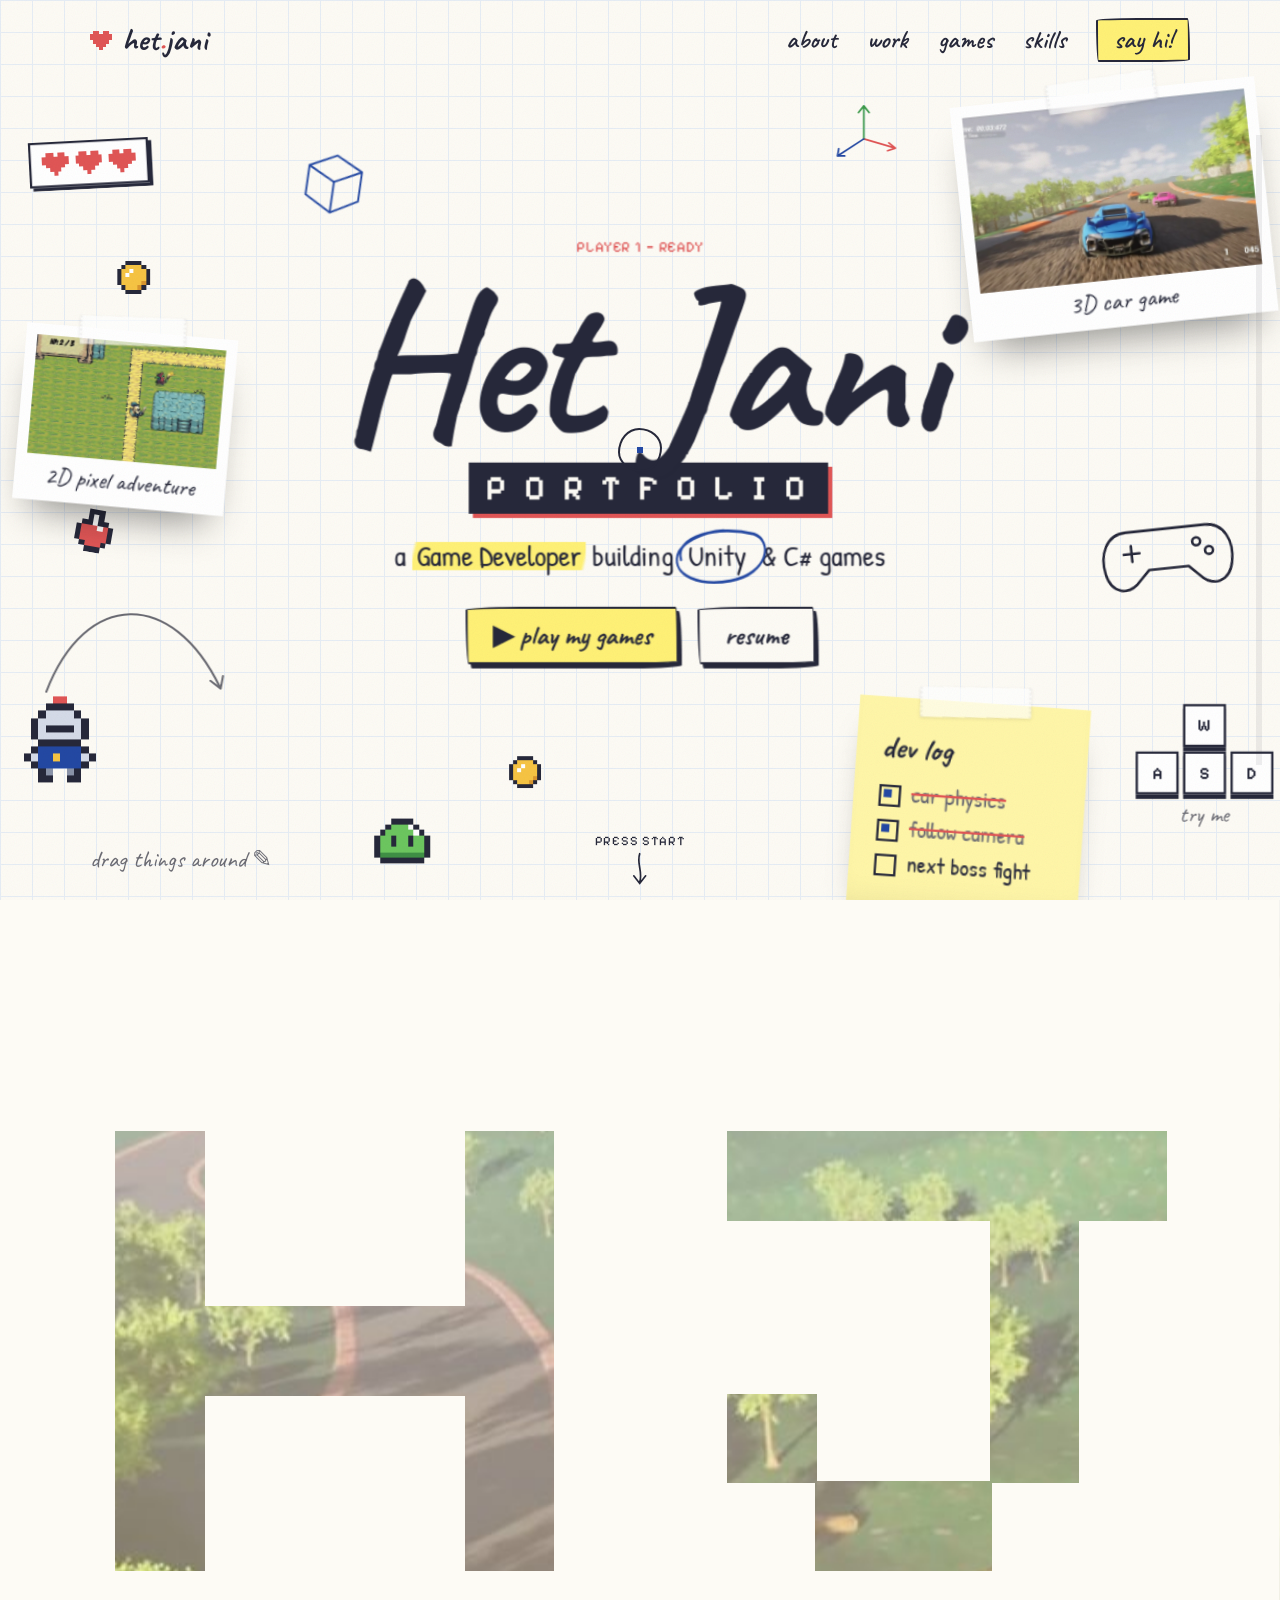
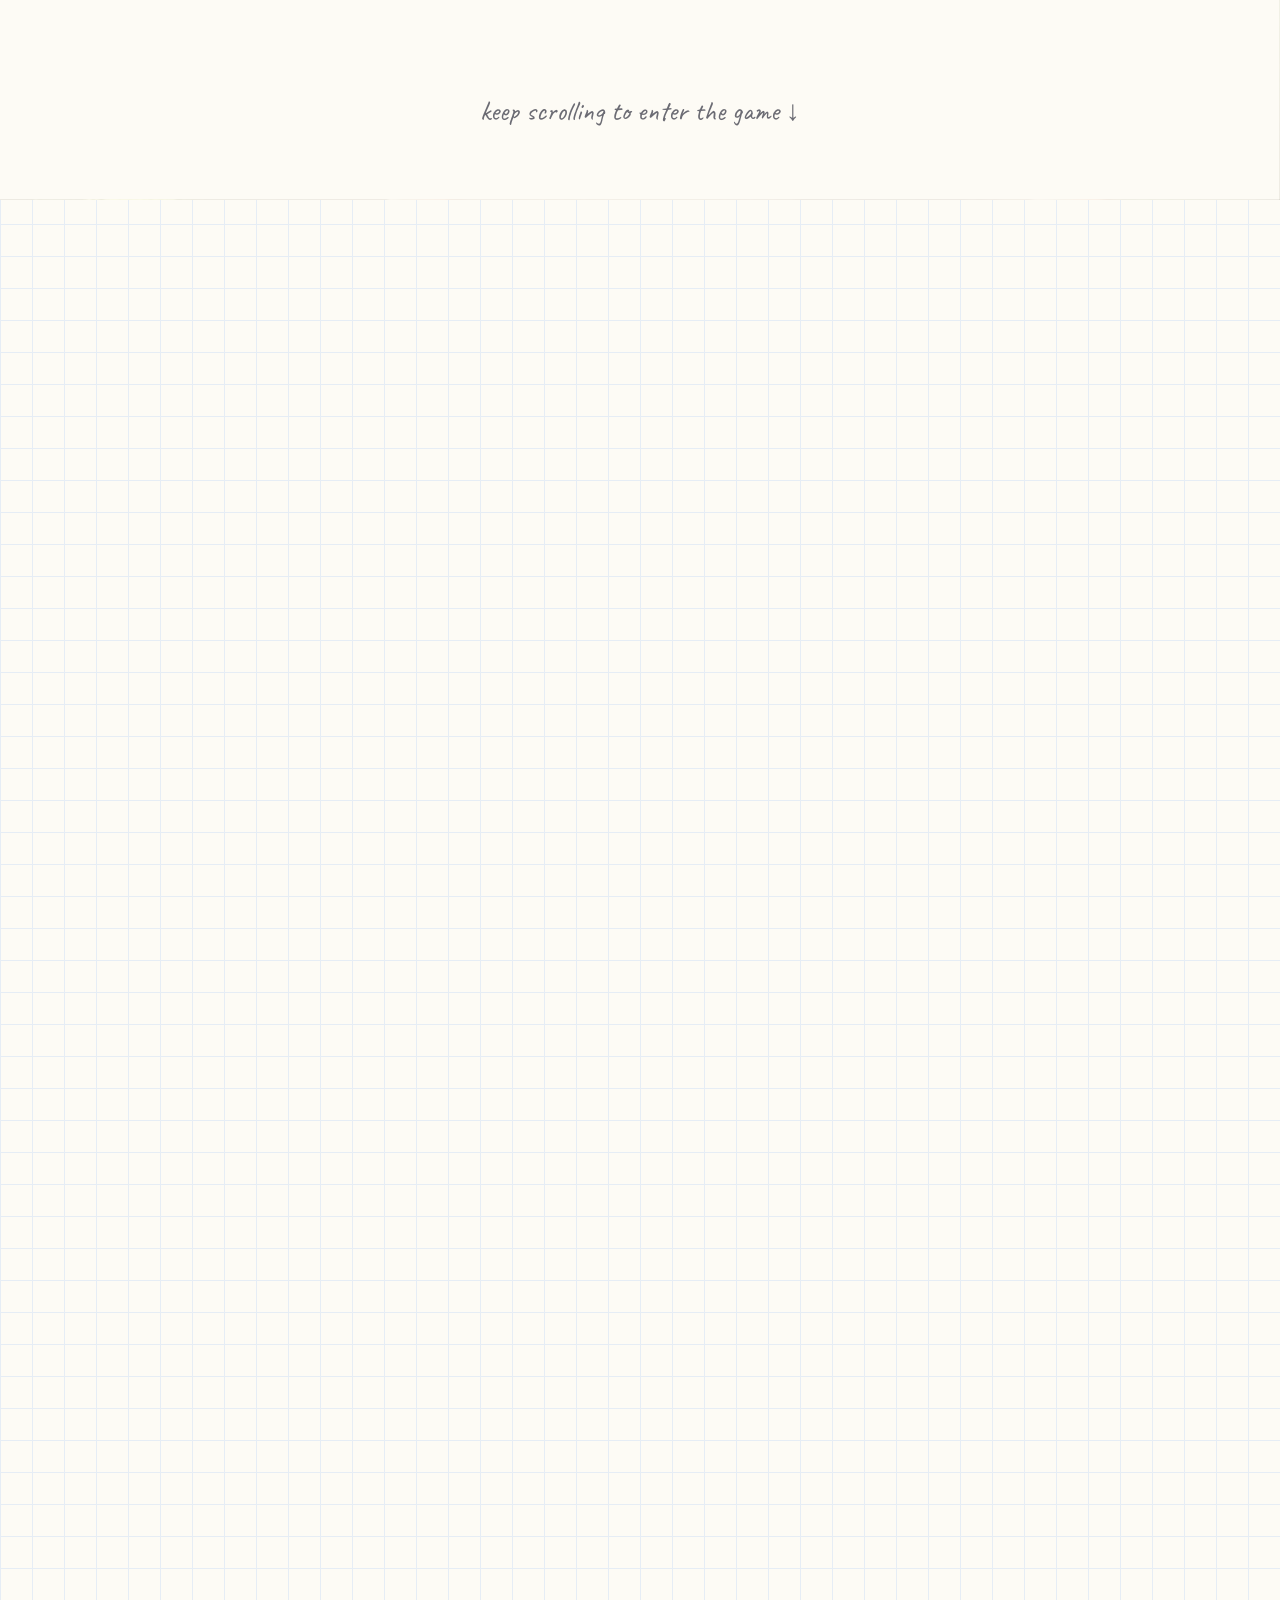
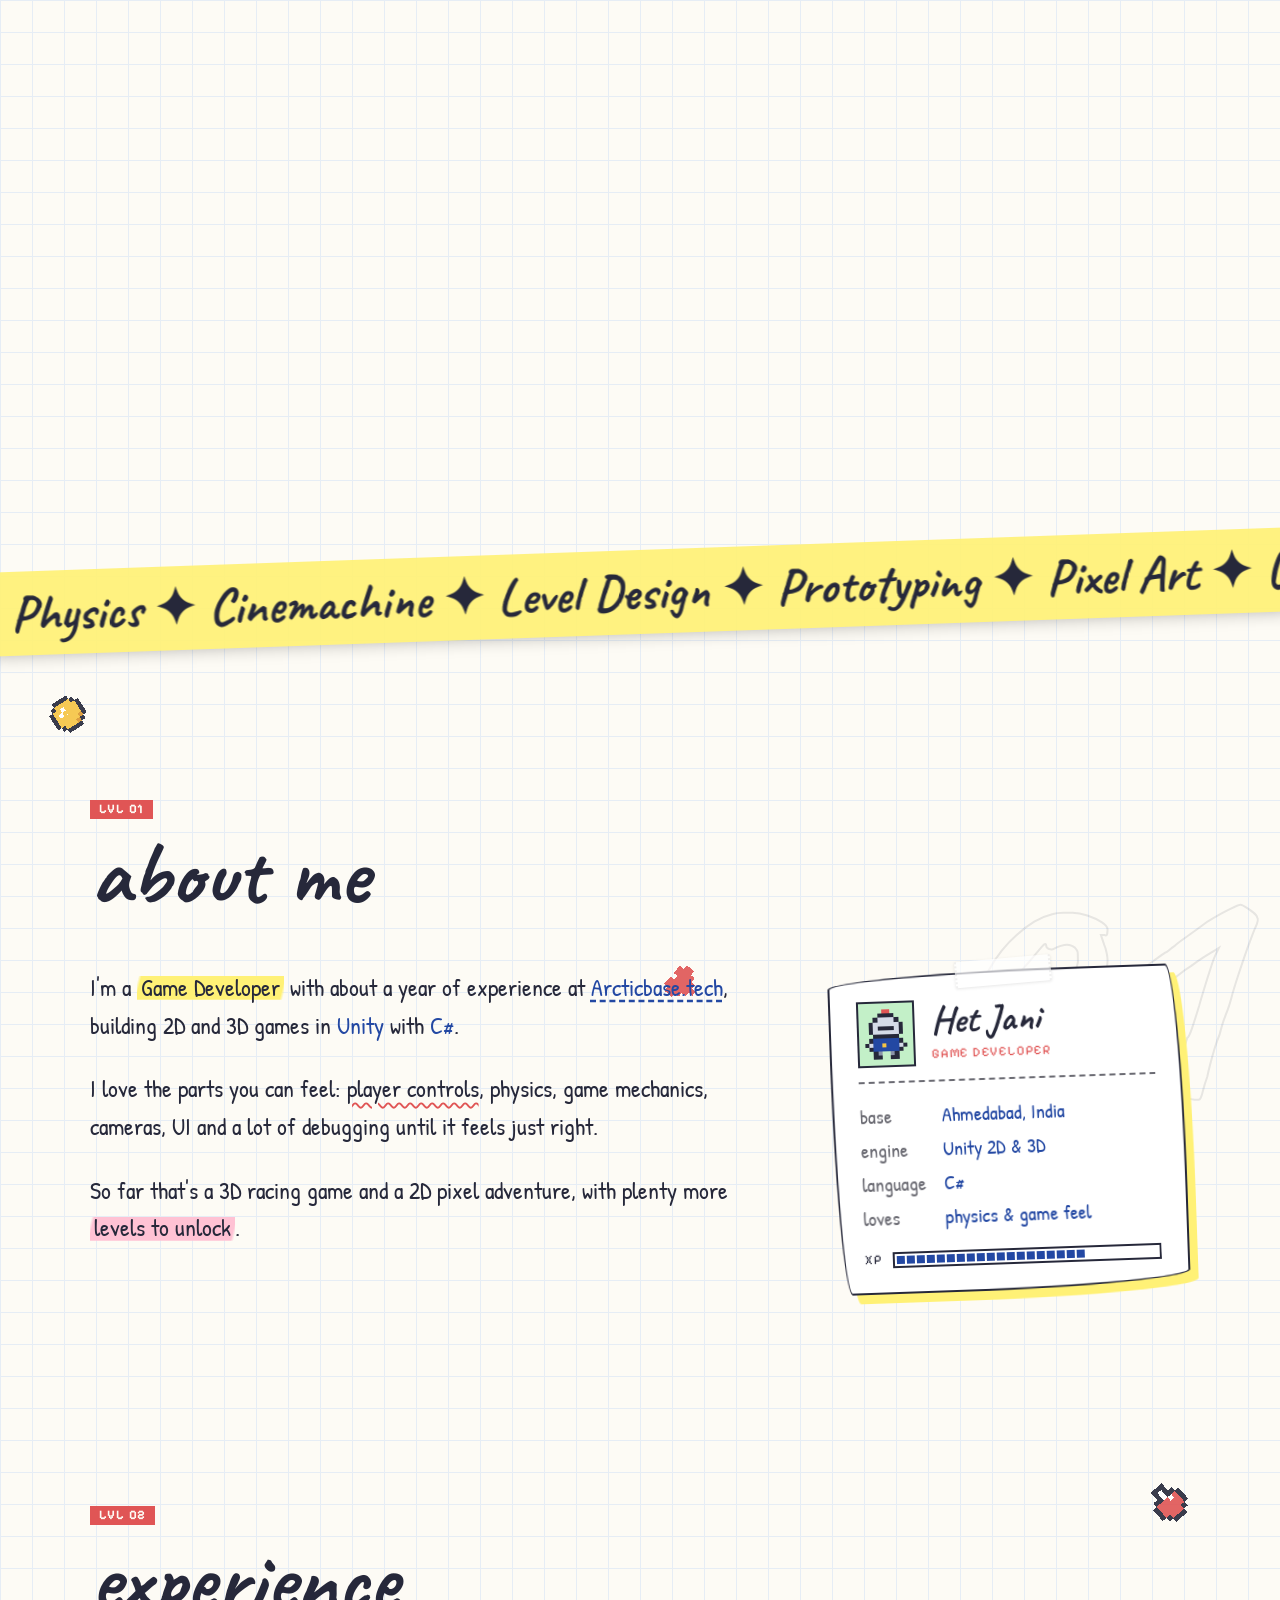
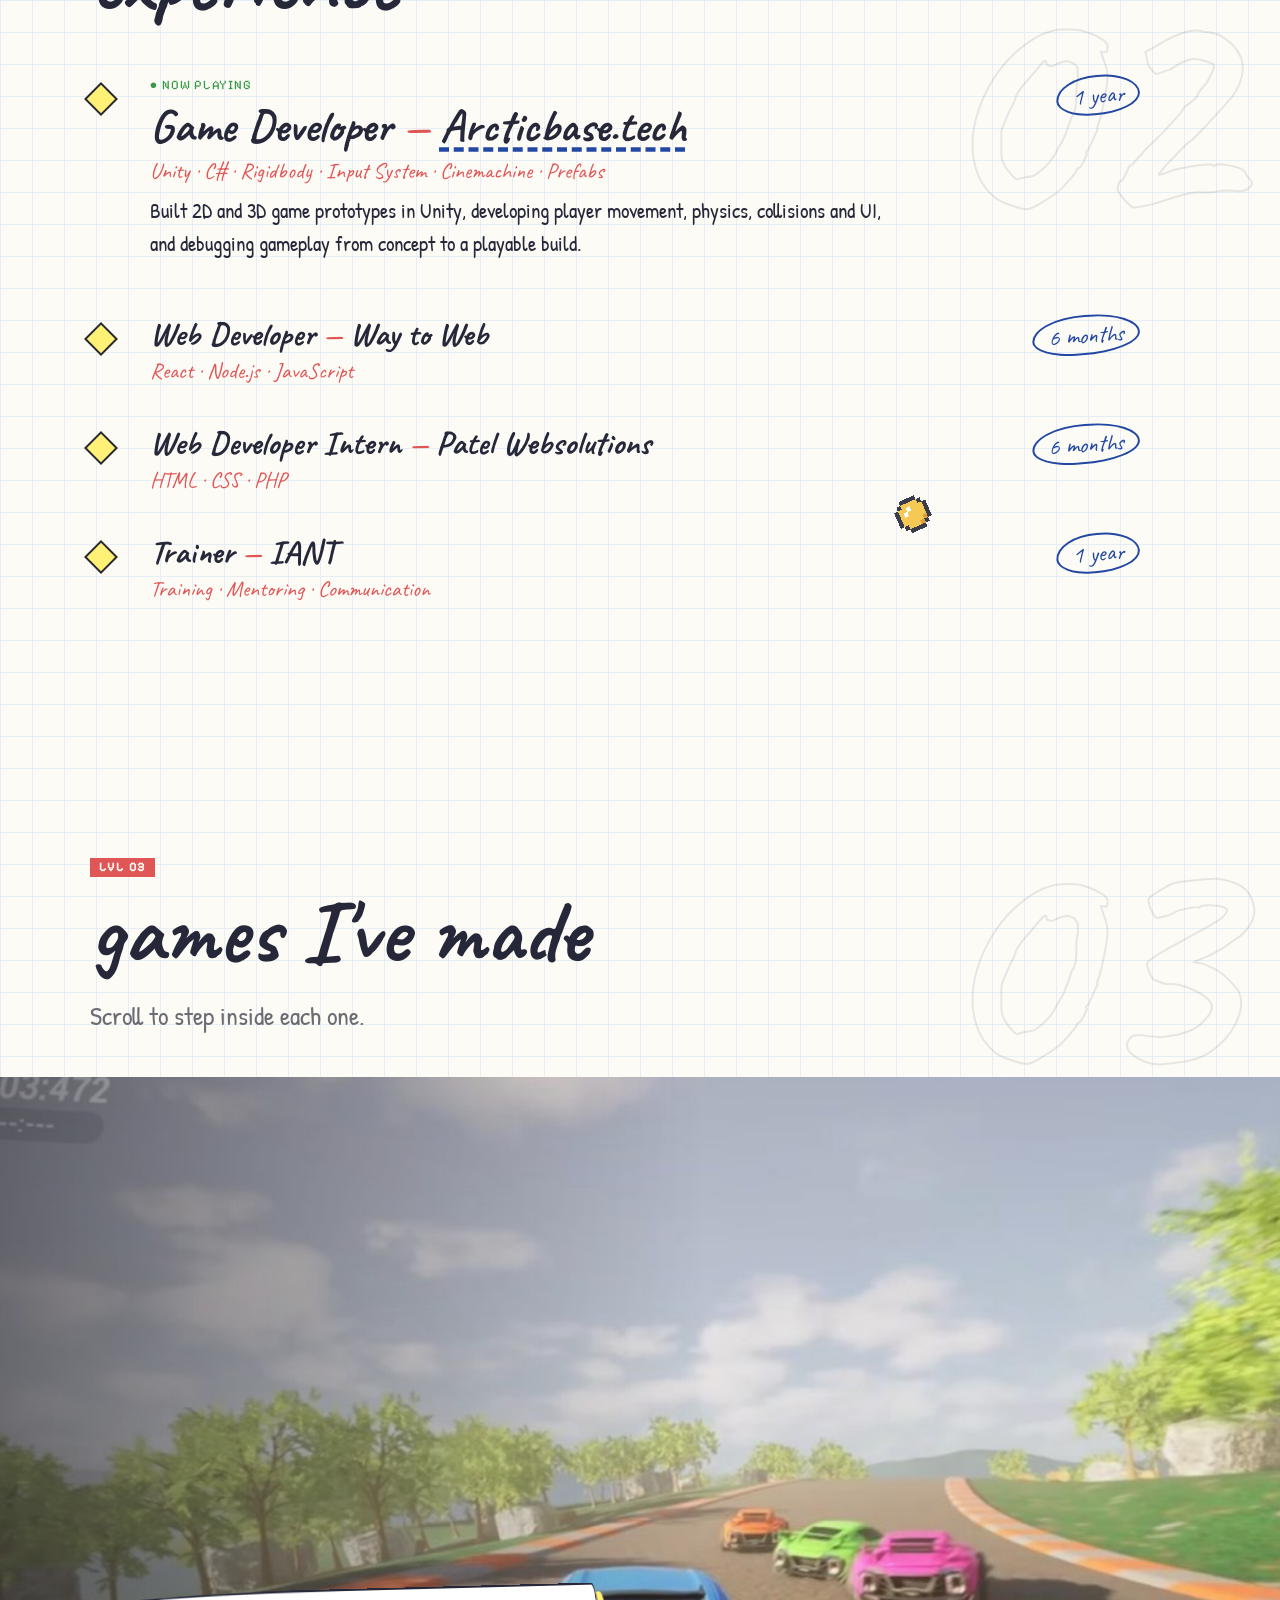
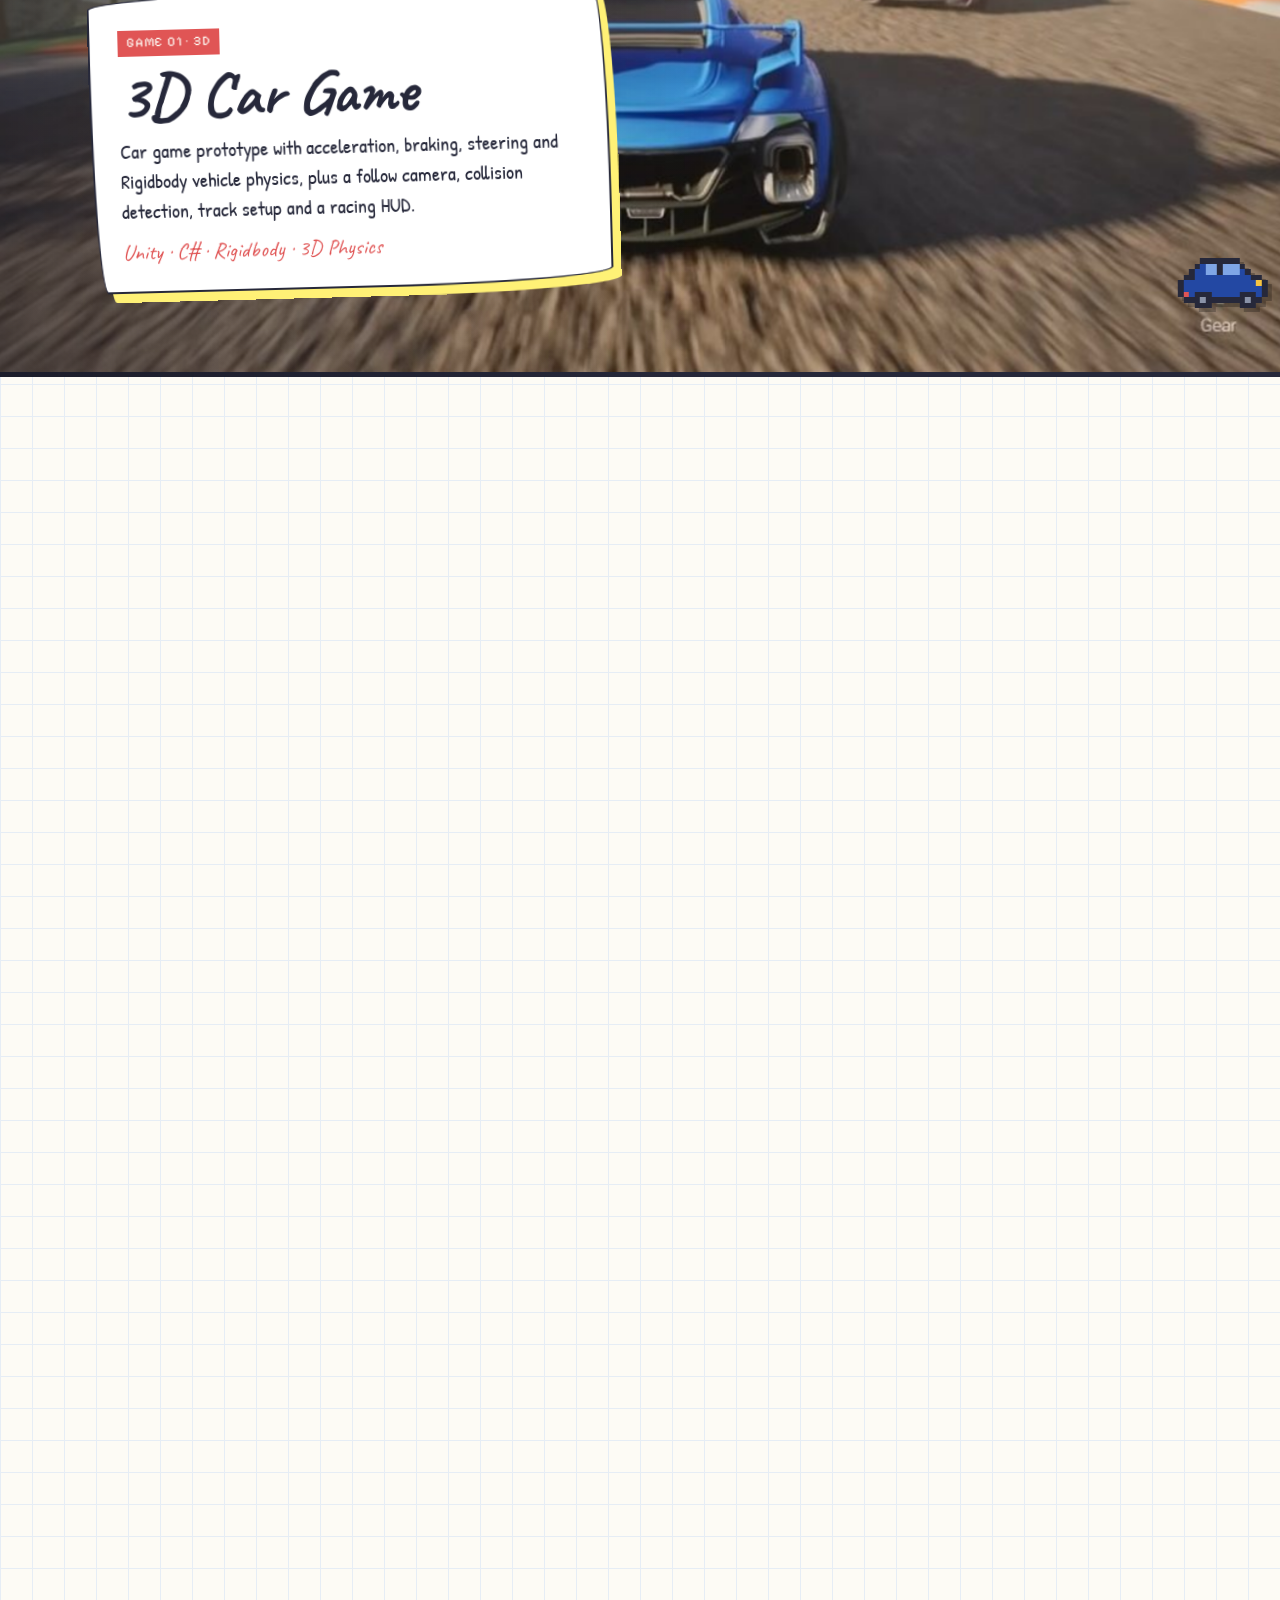
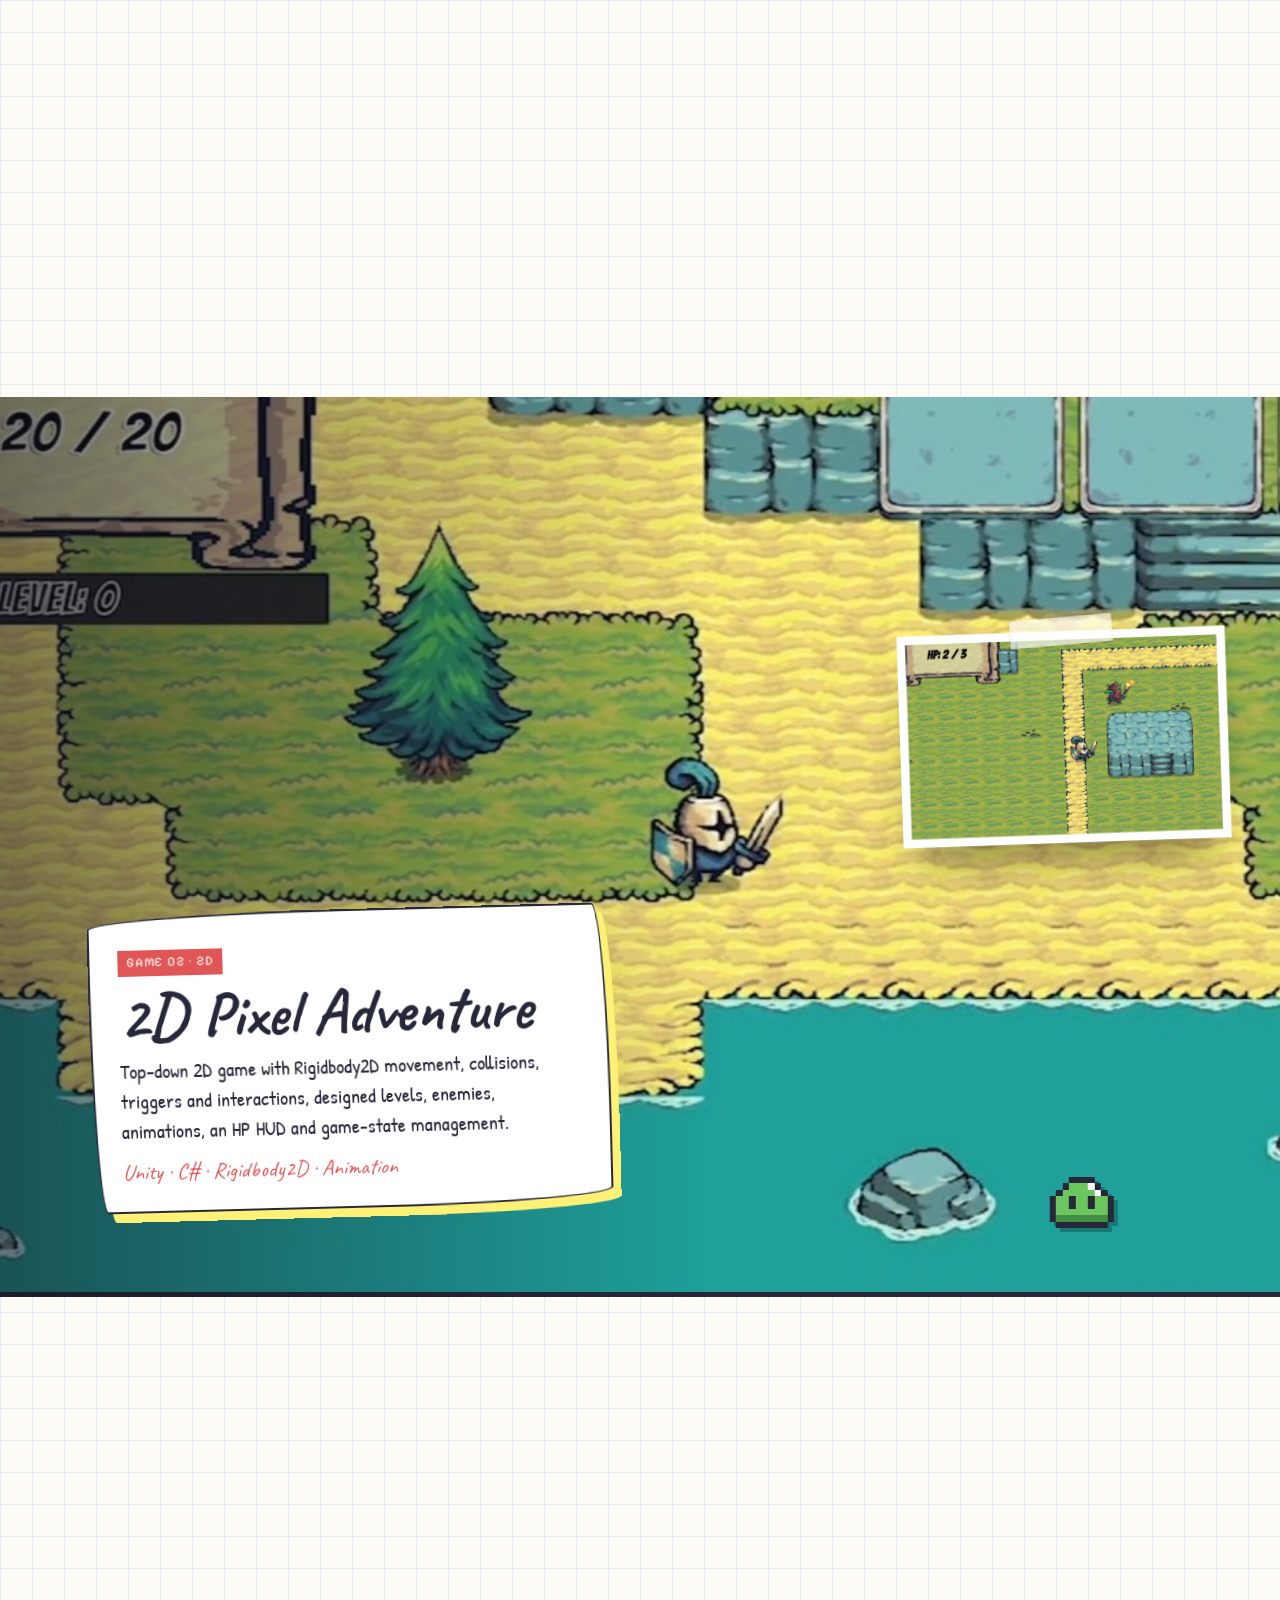
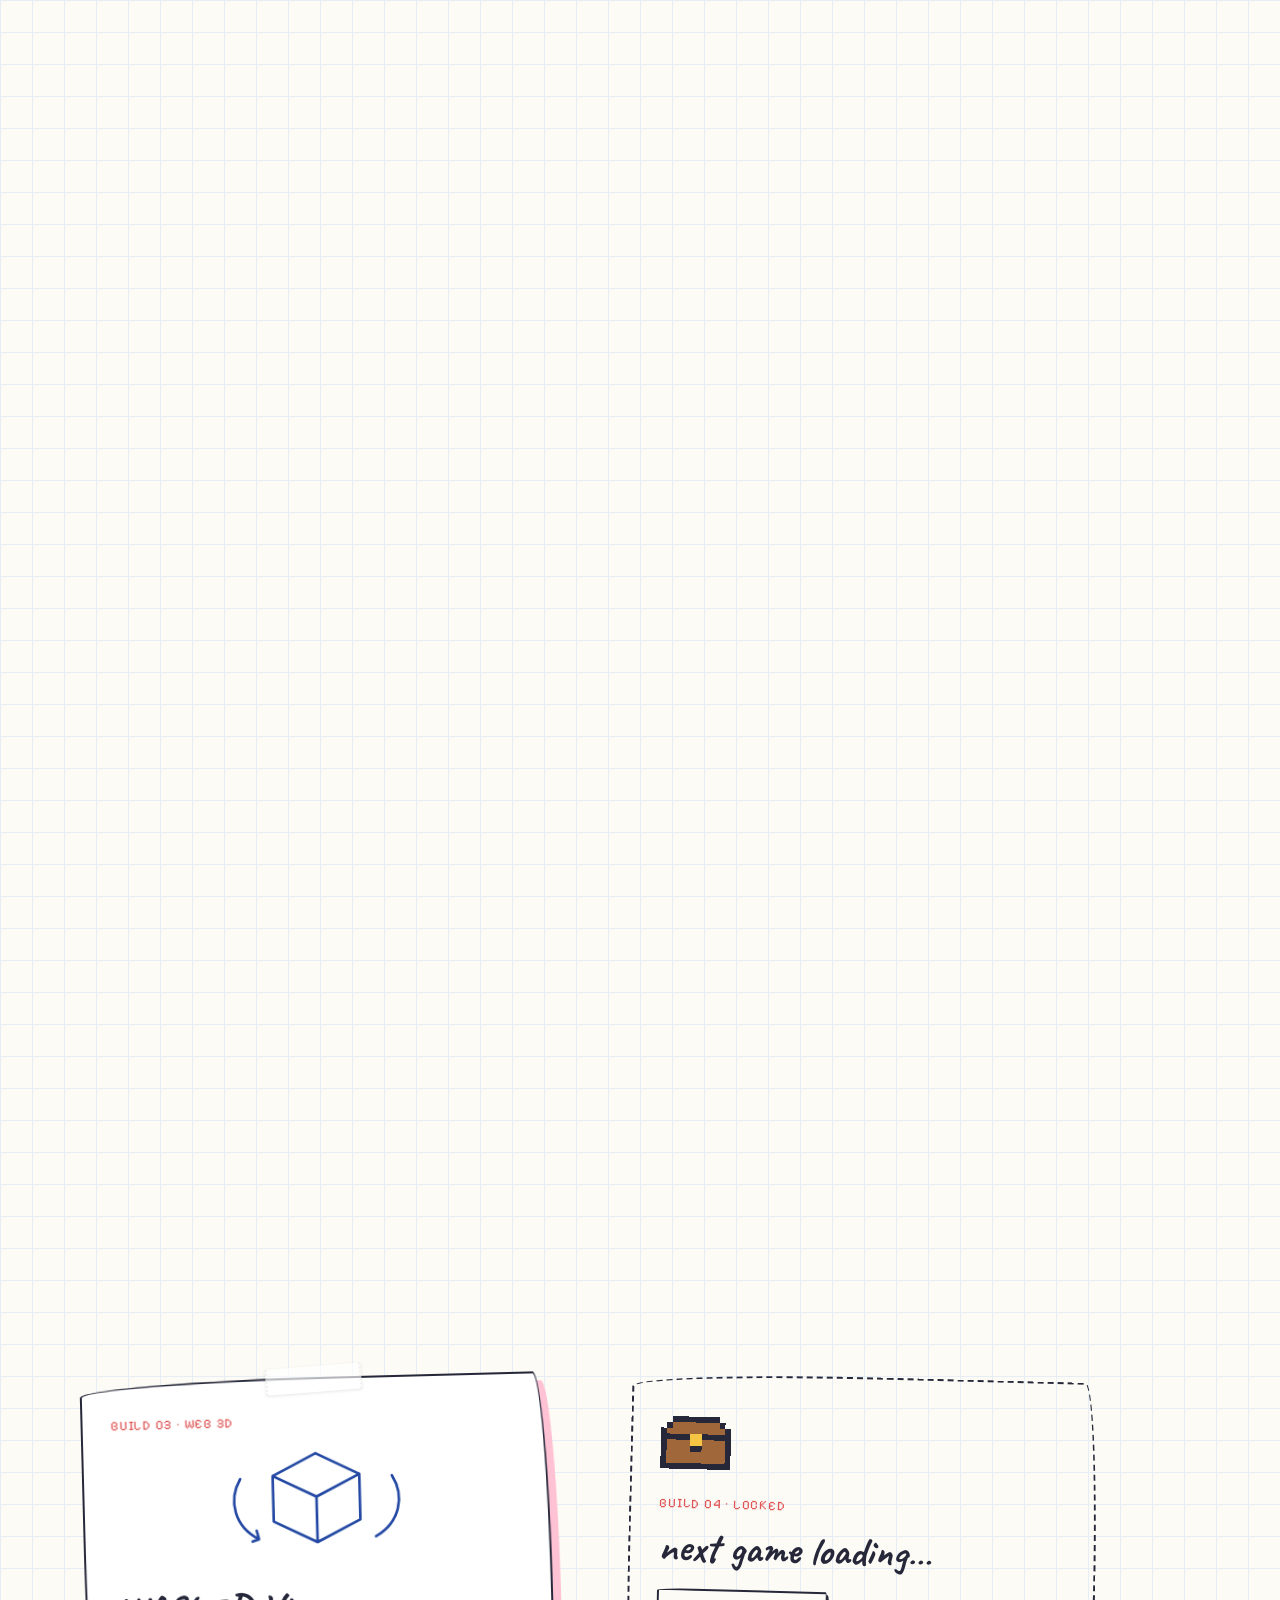
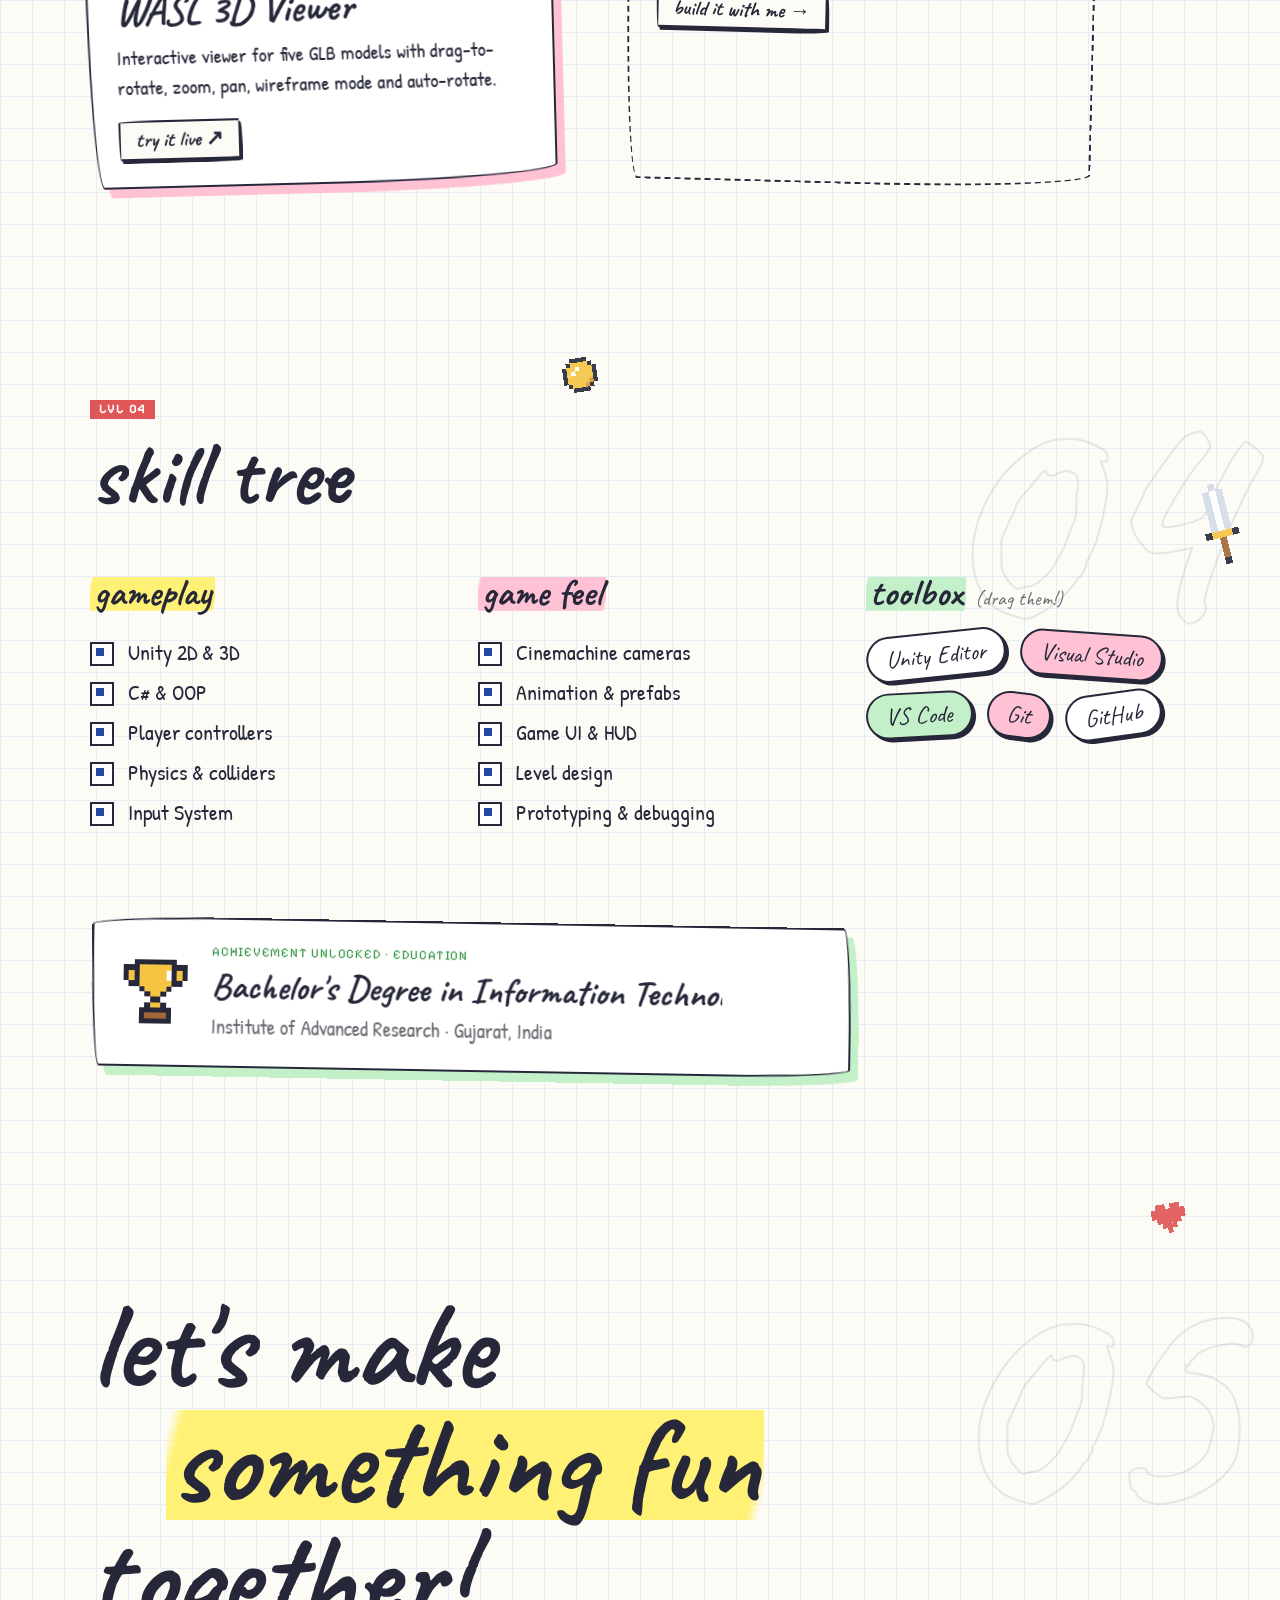
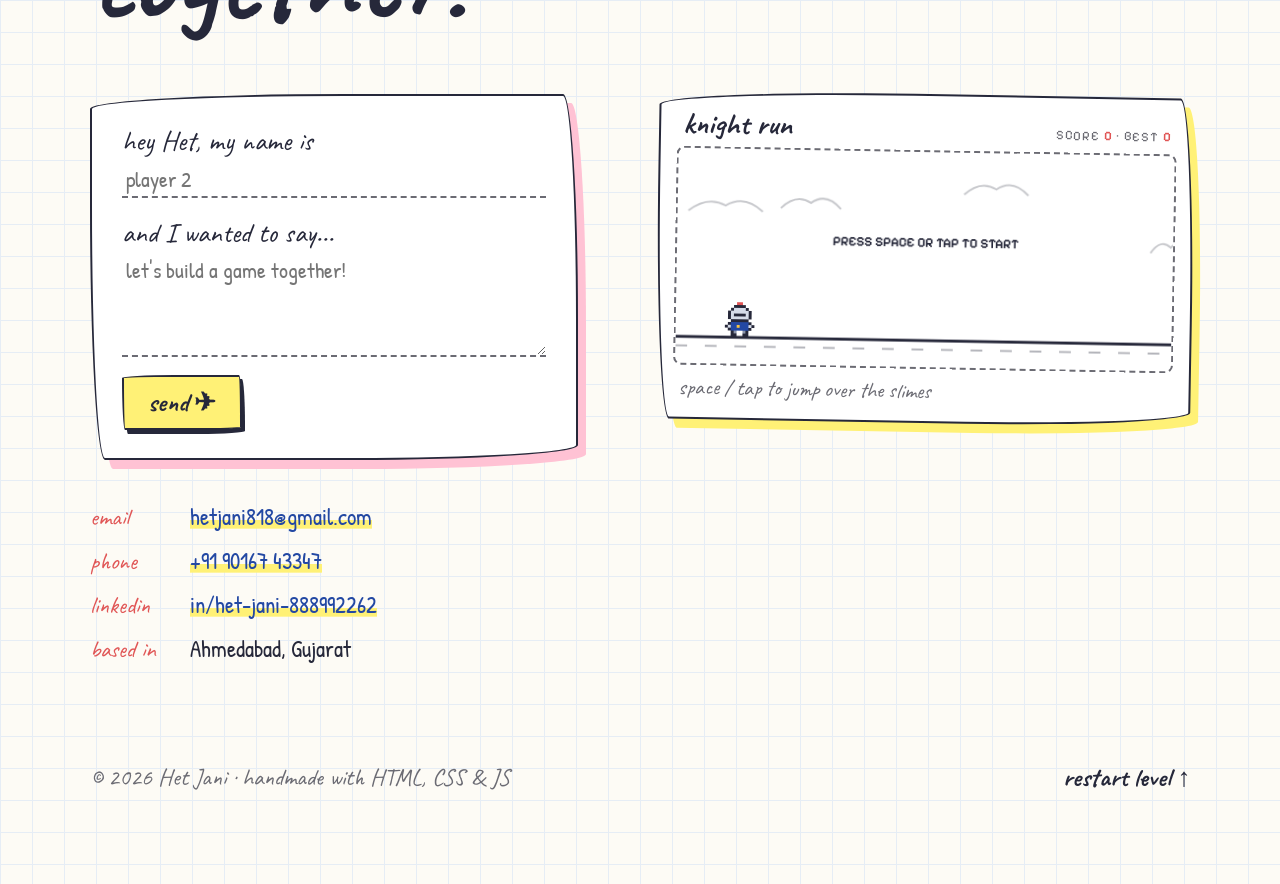
<file: index.html>
<!DOCTYPE html>
<html lang="en">
<head>
<meta charset="UTF-8">
<meta name="viewport" content="width=device-width, initial-scale=1">
<title>Het Jani Portfolio — Game Developer</title>
<meta name="description" content="Het Jani Portfolio — Game Developer working with Unity & C#. A 3D car game, a 2D pixel adventure and more.">
<link rel="preconnect" href="https://fonts.googleapis.com">
<link rel="preconnect" href="https://fonts.gstatic.com" crossorigin>
<link href="https://fonts.googleapis.com/css2?family=Caveat:wght@500;700&family=Patrick+Hand&family=Pixelify+Sans:wght@400;600;700&display=swap" rel="stylesheet">
<link rel="stylesheet" href="style.css">
</head>
<body class="is-loading">

<!-- ========== LOADER ========== -->
<div class="loader" aria-hidden="true">
  <div class="loader-inner">
    <span class="px loader-knight" data-sprite="knight"></span>
    <p class="loader-name">het jani</p>
    <div class="loader-bar"><span></span></div>
    <p class="loader-status">LOADING LEVEL <span id="loader-count">0</span>%</p>
  </div>
</div>

<!-- cursor -->
<div class="cursor" aria-hidden="true"><span class="cursor-label"></span></div>
<div class="cursor-dot" aria-hidden="true"></div>

<div class="paper-grain" aria-hidden="true"></div>
<div class="progress" aria-hidden="true"><span></span></div>

<header class="topbar">
  <a href="#hero" class="logo" data-cursor="start"><span class="px logo-heart" data-sprite="heart"></span><span>het<span class="dot">.</span>jani</span></a>
  <nav class="nav">
    <a href="#about" data-magnetic>about</a>
    <a href="#experience" data-magnetic>work</a>
    <a href="#games" data-magnetic>games</a>
    <a href="#skills" data-magnetic>skills</a>
    <a href="#contact" class="nav-cta" data-magnetic>say hi!</a>
  </nav>
  <button class="menu-btn" aria-label="Open menu" aria-expanded="false"><span></span><span></span></button>
</header>

<div class="menu-overlay" aria-hidden="true">
  <a href="#about"><small>01</small>about</a>
  <a href="#experience"><small>02</small>work</a>
  <a href="#games"><small>03</small>games</a>
  <a href="#skills"><small>04</small>skills</a>
  <a href="#contact"><small>05</small>say hi!</a>
</div>

<main>

  <!-- ========== HERO: 3D desk ========== -->
  <section id="hero" class="hero">
    <div class="scene">
      <!-- back -->
      <svg class="layer doodle d-cube draw" data-depth="-60" data-speed="0.2" data-rot="8" viewBox="0 0 100 100" aria-hidden="true">
        <path d="M50 10 L86 28 L86 68 L50 88 L14 68 L14 28 Z M14 28 L50 46 L86 28 M50 46 L50 88"/>
      </svg>
      <svg class="layer doodle d-gizmo draw" data-depth="40" data-speed="0.45" data-rot="0" viewBox="0 0 120 120" aria-hidden="true">
        <path class="gx" d="M60 62 L108 76 M98 68 L108 76 L96 80"/>
        <path class="gy" d="M60 62 L60 12 M52 22 L60 12 L68 22"/>
        <path class="gz" d="M60 62 L20 88 M22 77 L20 88 L31 88"/>
      </svg>
      <svg class="layer doodle d-jump draw" data-depth="90" data-speed="0.6" data-rot="0" viewBox="0 0 260 120" aria-hidden="true">
        <path d="M10 110 C 60 -20, 170 -20, 230 104" stroke-dasharray="2 9"/>
        <path d="M218 96 L231 106 L234 90"/>
      </svg>
      <svg class="layer doodle d-pad draw" data-depth="110" data-speed="0.7" data-rot="-6" viewBox="0 0 140 90" aria-hidden="true">
        <path d="M30 20 L110 20 C 130 20, 138 40, 134 60 C 130 80, 112 84, 100 70 L90 60 L50 60 L40 70 C 28 84, 10 80, 6 60 C 2 40, 10 20, 30 20 Z"/>
        <path d="M34 34 L34 50 M26 42 L42 42"/><circle cx="100" cy="36" r="4"/><circle cx="112" cy="46" r="4"/>
      </svg>

      <!-- center -->
      <div class="layer hero-copy" data-depth="60" data-speed="0.25" data-rot="0">
        <p class="kicker px-font">PLAYER 1 — READY</p>
        <h1 class="name" aria-label="Het Jani"><span class="split">Het</span> <span class="split">Jani</span></h1>
        <p class="portfolio-word px-font">PORTFOLIO</p>
        <p class="role">a <mark class="hl">Game Developer</mark> building <span class="circled">Unity<svg class="circle-svg draw" viewBox="0 0 120 60" preserveAspectRatio="none" aria-hidden="true"><path d="M18 34 C 10 14, 60 4, 100 12 C 122 18, 116 46, 74 52 C 40 57, 8 48, 14 30 C 18 20, 40 10, 66 9"/></svg></span> &amp; C# games</p>
        <div class="hero-actions">
          <a href="#games" class="sketch-btn primary" data-magnetic>▶ play my games</a>
          <a href="resume.html" class="sketch-btn" data-magnetic>resume</a>
        </div>
      </div>

      <!-- pixel sprites -->
      <span class="layer px s-knight" data-sprite="knight" data-depth="150" data-speed="1" data-rot="0" aria-hidden="true"></span>
      <span class="layer px s-slime" data-sprite="slime" data-depth="120" data-speed="0.85" data-rot="0" aria-hidden="true"></span>
      <span class="layer px s-coin c1" data-sprite="coin" data-depth="200" data-speed="1.3" data-rot="0" aria-hidden="true"></span>
      <span class="layer px s-coin c2" data-sprite="coin" data-depth="80" data-speed="0.6" data-rot="0" aria-hidden="true"></span>
      <span class="layer px s-coin c3" data-sprite="coin" data-depth="170" data-speed="1.15" data-rot="0" aria-hidden="true"></span>
      <span class="layer px s-sword" data-sprite="sword" data-depth="210" data-speed="1.4" data-rot="-30" aria-hidden="true"></span>
      <span class="layer px s-potion" data-sprite="potion" data-depth="130" data-speed="0.9" data-rot="10" aria-hidden="true"></span>
      <div class="layer hp-row" data-depth="140" data-speed="1" data-rot="-3" aria-hidden="true">
        <span class="px" data-sprite="heart"></span><span class="px" data-sprite="heart"></span><span class="px" data-sprite="heart"></span>
      </div>

      <!-- front, draggable -->
      <figure class="layer photo drag p-car" data-depth="170" data-speed="1.15" data-rot="-6" data-cursor="drag">
        <span class="tape"></span>
        <img src="assets/car-race-1.jpg" alt="3D car game screenshot" draggable="false">
        <figcaption>3D car game</figcaption>
      </figure>
      <figure class="layer photo drag p-rpg" data-depth="130" data-speed="0.95" data-rot="5" data-cursor="drag">
        <span class="tape"></span>
        <img src="assets/rpg-goblin.jpg" alt="2D pixel game screenshot" draggable="false">
        <figcaption>2D pixel adventure</figcaption>
      </figure>
      <div class="layer sticky yellow drag devlog" data-depth="190" data-speed="1.25" data-rot="4" data-cursor="drag">
        <span class="tape"></span>
        <strong>dev log</strong>
        <ul class="checks">
          <li class="done">car physics</li>
          <li class="done">follow camera</li>
          <li>next boss fight</li>
        </ul>
      </div>
      <div class="layer keys" data-depth="160" data-speed="1.05" data-rot="0" aria-hidden="true">
        <kbd data-key="w">W</kbd>
        <div><kbd data-key="a">A</kbd><kbd data-key="s">S</kbd><kbd data-key="d">D</kbd></div>
        <p>try me</p>
      </div>
    </div>

    <p class="drag-hint">drag things around ✎</p>
    <a href="#intro" class="scroll-hint px-font" aria-label="Scroll down"><span class="blink">PRESS START</span><svg viewBox="0 0 20 40" aria-hidden="true"><path d="M10 2 C 6 14, 14 22, 10 36 M3 28 L10 37 L17 28"/></svg></a>
  </section>

  <!-- ========== ZOOM REVEAL ========== -->
  <section id="intro" class="zoom" aria-label="Game developer">
    <div class="zoom-sticky">
      <img class="zoom-img" src="assets/car-track.jpg" alt="" aria-hidden="true">
      <svg class="zoom-mask" viewBox="0 0 1600 900" preserveAspectRatio="xMidYMid slice" aria-hidden="true">
        <defs>
          <mask id="hj-mask" maskUnits="userSpaceOnUse" x="0" y="0" width="1600" height="900">
            <rect width="1600" height="900" fill="#fff"/>
            <g id="hj-group"></g>
          </mask>
        </defs>
        <rect class="zoom-paper" width="1600" height="900" mask="url(#hj-mask)"/>
      </svg>
      <p class="zoom-hint">keep scrolling to enter the game ↓</p>
      <div class="zoom-copy">
        <p class="px-font">LEVEL 00 · THE DEVELOPER</p>
        <h2>I build games<br>people want to <em>play.</em></h2>
      </div>
    </div>
  </section>

  <!-- ========== MARQUEE ========== -->
  <div class="tape-band" aria-hidden="true">
    <div class="tape-track">
      <span>Unity 2D &amp; 3D ✦ C# ✦ Gameplay Programming ✦ Physics ✦ Cinemachine ✦ Level Design ✦ Prototyping ✦ Pixel Art ✦&nbsp;</span>
      <span>Unity 2D &amp; 3D ✦ C# ✦ Gameplay Programming ✦ Physics ✦ Cinemachine ✦ Level Design ✦ Prototyping ✦ Pixel Art ✦&nbsp;</span>
    </div>
  </div>

  <!-- ========== ABOUT ========== -->
  <section id="about" class="section about">
    <span class="big-num" data-speed="-0.15">01</span>
    <h2 class="title reveal"><small class="px-font">LVL 01</small>about me</h2>

    <div class="about-grid">
      <div class="about-text">
        <p class="reveal">I'm a <mark class="hl">Game Developer</mark> with about a year of experience at <a href="https://arcticbase.tech" target="_blank" rel="noopener" class="pen-link" data-cursor="open">Arcticbase.tech</a>, building 2D and 3D games in <b>Unity</b> with <b>C#</b>.</p>
        <p class="reveal">I love the parts you can feel: <u class="wavy">player controls</u>, physics, game mechanics, cameras, UI and a lot of debugging until it feels just right.</p>
        <p class="reveal">So far that's a 3D racing game and a 2D pixel adventure, with plenty more <mark class="hl pink">levels to unlock</mark>.</p>
      </div>

      <div class="player-card tilt reveal">
        <span class="tape"></span>
        <div class="pc-head">
          <span class="px pc-avatar" data-sprite="knight"></span>
          <div>
            <h3>Het Jani</h3>
            <p class="px-font">GAME DEVELOPER</p>
          </div>
        </div>
        <dl>
          <dt>base</dt><dd>Ahmedabad, India</dd>
          <dt>engine</dt><dd>Unity 2D &amp; 3D</dd>
          <dt>language</dt><dd>C#</dd>
          <dt>loves</dt><dd>physics &amp; game feel</dd>
        </dl>
        <div class="xp"><span class="px-font">XP</span><div class="xp-bar"><i></i></div></div>
        <span class="glare"></span>
      </div>
    </div>
  </section>

  <!-- ========== EXPERIENCE ========== -->
  <section id="experience" class="section">
    <span class="big-num" data-speed="-0.15">02</span>
    <h2 class="title reveal"><small class="px-font">LVL 02</small>experience</h2>

    <div class="timeline">
      <svg class="timeline-line" preserveAspectRatio="none" viewBox="0 0 20 1000" aria-hidden="true">
        <path d="M10 0 C 4 120, 16 240, 10 360 S 4 600, 10 720 S 16 900, 10 1000"/>
      </svg>
      <article class="job main reveal">
        <span class="duration">1 year</span>
        <p class="badge px-font">● NOW PLAYING</p>
        <h3>Game Developer <span class="dash">—</span> <a href="https://arcticbase.tech" target="_blank" rel="noopener" data-cursor="open">Arcticbase.tech</a></h3>
        <p class="tags">Unity · C# · Rigidbody · Input System · Cinemachine · Prefabs</p>
        <p>Built 2D and 3D game prototypes in Unity, developing player movement, physics, collisions and UI, and debugging gameplay from concept to a playable build.</p>
      </article>
      <article class="job reveal">
        <span class="duration">6 months</span>
        <h3>Web Developer <span class="dash">—</span> Way to Web</h3>
        <p class="tags">React · Node.js · JavaScript</p>
      </article>
      <article class="job reveal">
        <span class="duration">6 months</span>
        <h3>Web Developer Intern <span class="dash">—</span> Patel Websolutions</h3>
        <p class="tags">HTML · CSS · PHP</p>
      </article>
      <article class="job reveal">
        <span class="duration">1 year</span>
        <h3>Trainer <span class="dash">—</span> IANT</h3>
        <p class="tags">Training · Mentoring · Communication</p>
      </article>
    </div>
  </section>

  <!-- ========== GAMES: cinematic scenes ========== -->
  <section id="games" class="games-head section">
    <span class="big-num" data-speed="-0.15">03</span>
    <h2 class="title reveal"><small class="px-font">LVL 03</small>games I've made</h2>
    <p class="lead reveal">Scroll to step inside each one.</p>
  </section>

  <section class="cine" aria-label="3D Car Game">
    <div class="cine-sticky">
      <div class="cine-frame"><img class="cine-img" src="assets/car-race-1.jpg" alt="3D car game: blue car racing rivals"></div>
      <figure class="cine-float f1" data-z="1.4"><span class="tape"></span><img src="assets/car-race-2.jpg" alt="Chasing rival cars"></figure>
      <span class="px cine-sprite" data-sprite="car" aria-hidden="true"></span>
      <div class="cine-copy">
        <p class="px-font">GAME 01 · 3D</p>
        <h3>3D Car Game</h3>
        <p>Car game prototype with acceleration, braking, steering and Rigidbody vehicle physics, plus a follow camera, collision detection, track setup and a racing HUD.</p>
        <p class="tags">Unity · C# · Rigidbody · 3D Physics</p>
      </div>
    </div>
  </section>

  <section class="cine alt" aria-label="2D Game Project">
    <div class="cine-sticky">
      <div class="cine-frame"><img class="cine-img" src="assets/rpg-island.jpg" alt="2D pixel game: knight on an island"></div>
      <figure class="cine-float f1" data-z="1.3"><span class="tape"></span><img src="assets/rpg-goblin.jpg" alt="Knight meets a goblin"></figure>
      <span class="px cine-sprite" data-sprite="slime" aria-hidden="true"></span>
      <div class="cine-copy">
        <p class="px-font">GAME 02 · 2D</p>
        <h3>2D Pixel Adventure</h3>
        <p>Top-down 2D game with Rigidbody2D movement, collisions, triggers and interactions, designed levels, enemies, animations, an HP HUD and game-state management.</p>
        <p class="tags">Unity · C# · Rigidbody2D · Animation</p>
      </div>
    </div>
  </section>

  <section class="section more">
    <div class="more-grid">
      <article class="card tilt reveal">
        <span class="tape"></span>
        <p class="px-font kind">BUILD 03 · WEB 3D</p>
        <svg class="card-doodle draw" viewBox="0 0 200 120" aria-hidden="true">
          <path d="M100 14 L140 34 L140 76 L100 96 L60 76 L60 34 Z M60 34 L100 54 L140 34 M100 54 L100 96"/>
          <path d="M30 36 C 18 56, 24 80, 46 92 M40 94 L46 92 L44 84"/>
          <path d="M170 36 C 182 56, 176 80, 154 92"/>
        </svg>
        <h3>WASL 3D Viewer</h3>
        <p>Interactive viewer for five GLB models with drag-to-rotate, zoom, pan, wireframe mode and auto-rotate.</p>
        <a href="https://unboxing-wasl.vercel.app" target="_blank" rel="noopener" class="sketch-btn small" data-cursor="open">try it live ↗</a>
        <span class="glare"></span>
      </article>
      <article class="card blank reveal">
        <span class="px lock" data-sprite="chest" aria-hidden="true"></span>
        <p class="px-font kind">BUILD 04 · LOCKED</p>
        <h3>next game loading…</h3>
        <a href="#contact" class="sketch-btn small" data-magnetic>build it with me →</a>
      </article>
    </div>
  </section>

  <!-- ========== SKILLS ========== -->
  <section id="skills" class="section">
    <span class="big-num" data-speed="-0.15">04</span>
    <h2 class="title reveal"><small class="px-font">LVL 04</small>skill tree</h2>

    <div class="skills-grid">
      <div class="checklist reveal">
        <h3><mark class="hl">gameplay</mark></h3>
        <ul>
          <li>Unity 2D &amp; 3D</li>
          <li>C# &amp; OOP</li>
          <li>Player controllers</li>
          <li>Physics &amp; colliders</li>
          <li>Input System</li>
        </ul>
      </div>
      <div class="checklist reveal">
        <h3><mark class="hl pink">game feel</mark></h3>
        <ul>
          <li>Cinemachine cameras</li>
          <li>Animation &amp; prefabs</li>
          <li>Game UI &amp; HUD</li>
          <li>Level design</li>
          <li>Prototyping &amp; debugging</li>
        </ul>
      </div>
      <div class="sticker-box reveal">
        <h3><mark class="hl green">toolbox</mark> <small>(drag them!)</small></h3>
        <div class="stickers">
          <span class="sticker" data-cursor="drag" style="--rot:-6deg">Unity Editor</span>
          <span class="sticker" data-cursor="drag" style="--rot:4deg">Visual Studio</span>
          <span class="sticker" data-cursor="drag" style="--rot:-3deg">VS Code</span>
          <span class="sticker" data-cursor="drag" style="--rot:7deg">Git</span>
          <span class="sticker" data-cursor="drag" style="--rot:-8deg">GitHub</span>
        </div>
      </div>
    </div>

    <div class="edu-card tilt reveal">
      <span class="px trophy" data-sprite="trophy" aria-hidden="true"></span>
      <div>
        <p class="px-font">ACHIEVEMENT UNLOCKED · EDUCATION</p>
        <h3>Bachelor's Degree in Information Technology</h3>
        <p class="edu-sub">Institute of Advanced Research · Gujarat, India</p>
      </div>
      <span class="glare"></span>
    </div>
  </section>

  <!-- ========== CONTACT ========== -->
  <section id="contact" class="section contact">
    <span class="big-num" data-speed="-0.15">05</span>
    <h2 class="mega reveal">
      <span>let's make</span>
      <span><mark class="hl">something fun</mark></span>
      <span>together!</span>
    </h2>

    <div class="contact-grid">
      <div class="contact-left">
        <form class="msg-form tilt reveal" id="msg-form">
          <label>hey Het, my name is
            <input type="text" name="name" required placeholder="player 2">
          </label>
          <label>and I wanted to say...
            <textarea name="message" rows="3" required placeholder="let's build a game together!"></textarea>
          </label>
          <button type="submit" class="sketch-btn primary" data-magnetic>send ✈</button>
        </form>
        <ul class="contact-list reveal">
          <li><span>email</span><a href="mailto:hetjani818@gmail.com" data-cursor="mail">hetjani818@gmail.com</a></li>
          <li><span>phone</span><a href="tel:+919016743347" data-cursor="call">+91 90167 43347</a></li>
          <li><span>linkedin</span><a href="https://www.linkedin.com/in/het-jani-888992262" target="_blank" rel="noopener" data-cursor="open">in/het-jani-888992262</a></li>
          <li><span>based in</span>Ahmedabad, Gujarat</li>
        </ul>
      </div>

      <div class="arcade reveal">
        <div class="arcade-head">
          <span>knight run</span>
          <span class="px-font">SCORE <b id="score">0</b> · BEST <b id="best">0</b></span>
        </div>
        <canvas id="game" aria-label="Mini game: press space or tap to jump" data-cursor="jump"></canvas>
        <p class="arcade-hint">space / tap to jump over the slimes</p>
      </div>
    </div>

    <footer class="footer">
      <p>© <span id="year"></span> Het Jani · handmade with HTML, CSS &amp; JS</p>
      <a href="#hero" class="back-top" data-magnetic>restart level ↑</a>
    </footer>
  </section>
</main>

<script src="script.js"></script>
</body>
</html>
</file>
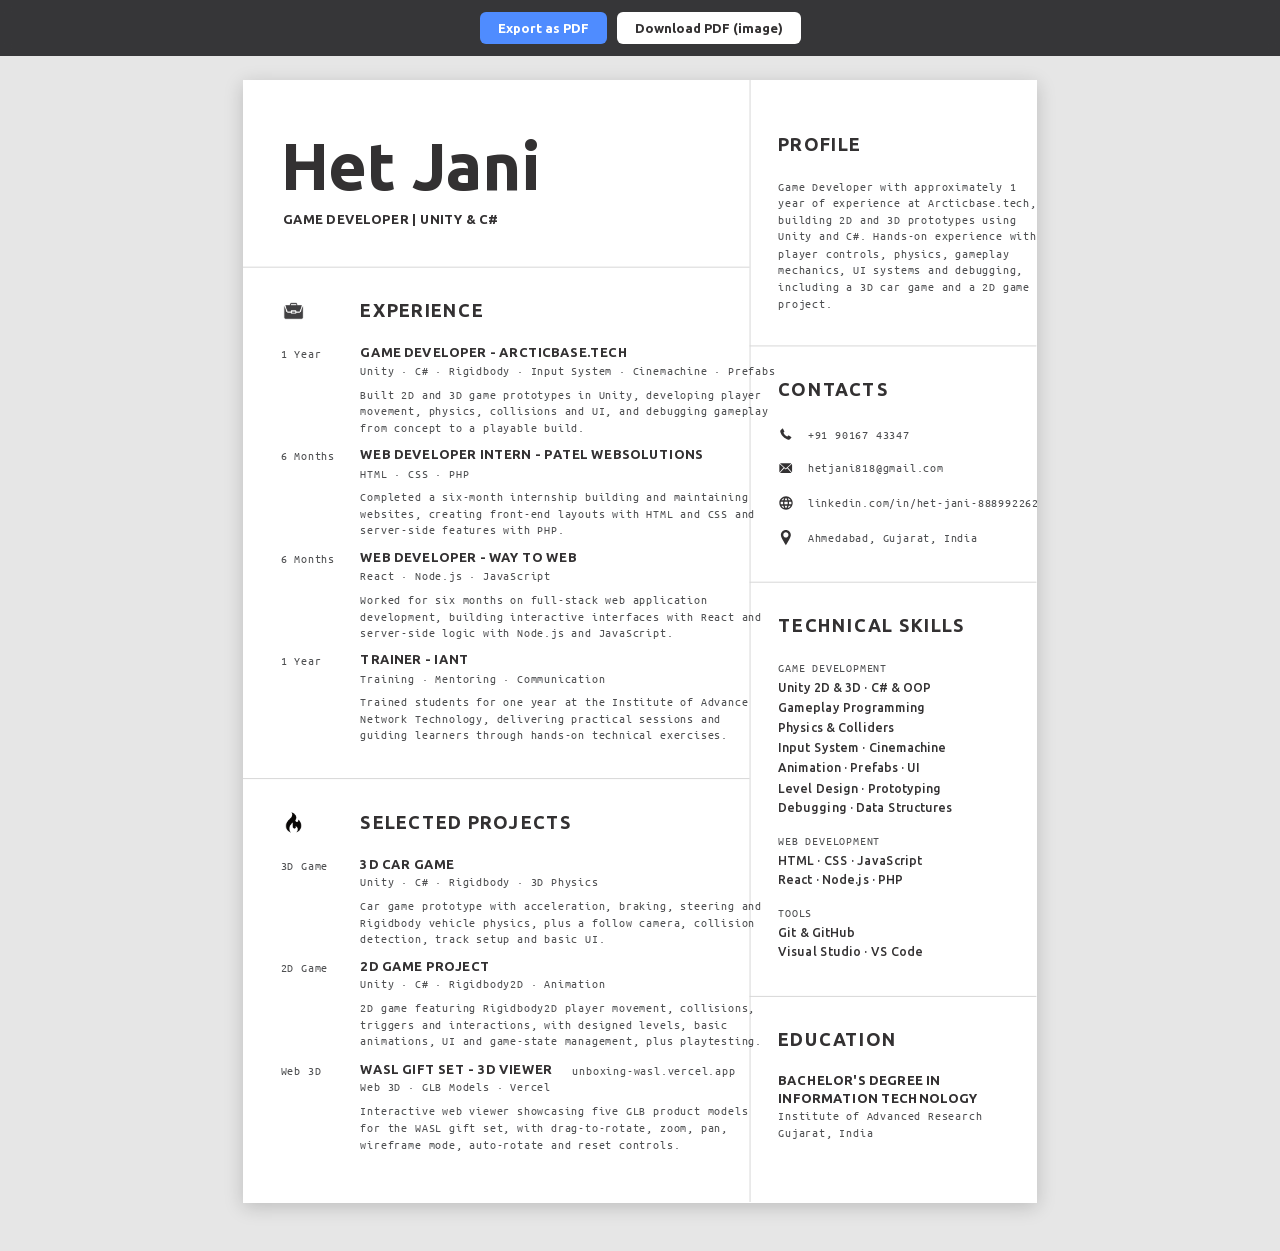
<file: resume.html>
<!DOCTYPE html>
<html lang="en">
<head>
<meta charset="UTF-8">
<meta name="viewport" content="width=device-width, initial-scale=1">
<title>Het Jani - Resume</title>
<style>
@font-face { font-family: "Ubuntu"; font-weight: 500; font-display: block; src: url("fonts/ubuntu-500.woff2") format("woff2"); }
@font-face { font-family: "Ubuntu"; font-weight: 700; font-display: block; src: url("fonts/ubuntu-700.woff2") format("woff2"); }
@font-face { font-family: "Ubuntu Mono"; font-weight: 400; font-display: block; src: url("fonts/ubuntu-mono-400.ttf") format("truetype"); }

@page { size: A4; margin: 0; }

* { margin: 0; padding: 0; box-sizing: border-box; }

html { -webkit-print-color-adjust: exact; print-color-adjust: exact; }

body {
  background: #e6e6e6;
  font-family: "Ubuntu Mono", monospace;
  -webkit-font-smoothing: antialiased;
}

/* Toolbar (screen only) */
.toolbar {
  position: sticky; top: 0; z-index: 10;
  display: flex; justify-content: center; gap: 10px;
  padding: 12px;
  background: rgba(40, 40, 42, .92);
  backdrop-filter: blur(6px);
}
.toolbar button {
  font: 700 13px "Ubuntu", sans-serif;
  padding: 9px 18px;
  border: 0; border-radius: 6px;
  cursor: pointer;
  background: #fff; color: #333132;
}
.toolbar button.primary { background: #4f8cff; color: #fff; }
.toolbar button:disabled { opacity: .6; cursor: progress; }

.pages { display: flex; flex-direction: column; align-items: center; gap: 24px; padding: 24px 0 48px; }

/* A4 page. The source PDF is 612.24pt wide; the sheet is laid out in those
   units and scaled so its width is exactly 210mm. */
.page {
  position: relative;
  width: 210mm; height: 297mm;
  overflow: hidden;
  background: #fff;
  box-shadow: 0 4px 18px rgba(0, 0, 0, .18);
}
.sheet {
  position: absolute; top: 0; left: 0;
  width: 612.24pt; height: 865.86pt;
  transform: scale(0.972292);
  transform-origin: 0 0;
}
.sheet > *, .sheet article > *, .sheet ul > * { position: absolute; white-space: nowrap; }
.sheet article, .sheet ul { position: static; list-style: none; }
.sheet a { color: inherit; text-decoration: none; }

.rule { background: #d6d6d6; }
.rule.v { left: 390.59pt; top: 0; width: .75pt; height: 100%; }
.rule.h { left: 0; width: 390.96pt; height: .75pt; }
.rule.h.side { left: 390.96pt; width: 221.28pt; }

.icons { left: 0; top: 0; width: 612.24pt; height: 865.86pt; fill: #333132; pointer-events: none; }

/* Text styles: heading, subheading, body, and semi-bold skill items.
   .name is the heading style at display size. */
.name { font: 700 51pt/1 "Ubuntu"; color: #333132; letter-spacing: -.06pt; }
.h    { font: 700 14pt/1 "Ubuntu"; color: #333132; letter-spacing: 1.2pt; }
.sub  { font: 700 10pt/13pt "Ubuntu"; color: #333132; letter-spacing: .3pt; }
.body { font: 400 9.5pt/12.8pt "Ubuntu Mono"; color: #4d4e50; }
.skill { font: 500 9.5pt/12.8pt "Ubuntu"; color: #333132; letter-spacing: .2pt; }

@media print {
  body { background: #fff; }
  .toolbar { display: none; }
  .pages { display: block; padding: 0; }
  .page { box-shadow: none; break-after: page; page-break-after: always; }
  .page:last-child { break-after: auto; page-break-after: auto; }
}
</style>
</head>
<body>

<div class="toolbar">
  <button class="primary" id="btn-print" type="button">Export as PDF</button>
  <button id="btn-download" type="button">Download PDF (image)</button>
</div>

<main class="pages">
<section class="page" aria-label="Resume">
<div class="sheet">
<div class="rule v"></div>
<div class="rule h" style="top:144.12pt"></div>
<div class="rule h" style="top:538.52pt"></div>
<div class="rule h side" style="top:205.07pt"></div>
<div class="rule h side" style="top:386.72pt"></div>
<div class="rule h side" style="top:706.22pt"></div>
<!-- Header -->
<h1 class="name" style="left:28.97pt;top:40.41pt">Het Jani</h1>
<p class="sub" style="left:30.63pt;top:101.28pt">GAME DEVELOPER | UNITY &amp; C#</p>

<!-- Experience -->
<img class="icon" src="[data-uri]" alt="" style="left:31.20pt;top:171.52pt;width:15.12pt;height:13.20pt">
<h2 class="h" style="left:90.60pt;top:171.92pt">EXPERIENCE</h2>
<article>
<div class="body" style="left:28.97pt;top:204.59pt">1 Year</div>
<h3 class="sub" style="left:90.60pt;top:203.91pt">GAME DEVELOPER - <a href="https://arcticbase.tech" target="_blank" rel="noopener">ARCTICBASE.TECH</a></h3>
<p class="body" style="left:90.60pt;top:217.59pt">Unity · C# · Rigidbody · Input System · Cinemachine · Prefabs</p>
<p class="body" style="left:90.60pt;top:236.09pt">Built 2D and 3D game prototypes in Unity, developing player<br>movement, physics, collisions and UI, and debugging gameplay<br>from concept to a playable build.</p>
</article>
<article>
<div class="body" style="left:28.97pt;top:283.69pt">6 Months</div>
<h3 class="sub" style="left:90.60pt;top:283.01pt">WEB DEVELOPER INTERN - PATEL WEBSOLUTIONS</h3>
<p class="body" style="left:90.60pt;top:296.69pt">HTML · CSS · PHP</p>
<p class="body" style="left:90.60pt;top:315.19pt">Completed a six-month internship building and maintaining<br>websites, creating front-end layouts with HTML and CSS and<br>server-side features with PHP.</p>
</article>
<article>
<div class="body" style="left:28.97pt;top:362.79pt">6 Months</div>
<h3 class="sub" style="left:90.60pt;top:362.11pt">WEB DEVELOPER - WAY TO WEB</h3>
<p class="body" style="left:90.60pt;top:375.79pt">React · Node.js · JavaScript</p>
<p class="body" style="left:90.60pt;top:394.29pt">Worked for six months on full-stack web application<br>development, building interactive interfaces with React and<br>server-side logic with Node.js and JavaScript.</p>
</article>
<article>
<div class="body" style="left:28.97pt;top:441.89pt">1 Year</div>
<h3 class="sub" style="left:90.60pt;top:441.21pt">TRAINER - IANT</h3>
<p class="body" style="left:90.60pt;top:454.89pt">Training · Mentoring · Communication</p>
<p class="body" style="left:90.60pt;top:473.39pt">Trained students for one year at the Institute of Advance<br>Network Technology, delivering practical sessions and<br>guiding learners through hands-on technical exercises.</p>
</article>

<!-- Selected projects -->
<img class="icon" src="[data-uri]" alt="" style="left:33.05pt;top:564.62pt;width:11.75pt;height:15.70pt">
<h2 class="h" style="left:90.60pt;top:566.32pt">SELECTED PROJECTS</h2>
<article>
<div class="body" style="left:28.97pt;top:598.99pt">3D Game</div>
<h3 class="sub" style="left:90.60pt;top:598.31pt">3D CAR GAME</h3>
<p class="body" style="left:90.60pt;top:611.99pt">Unity · C# · Rigidbody · 3D Physics</p>
<p class="body" style="left:90.60pt;top:630.49pt">Car game prototype with acceleration, braking, steering and<br>Rigidbody vehicle physics, plus a follow camera, collision<br>detection, track setup and basic UI.</p>
</article>
<article>
<div class="body" style="left:28.97pt;top:678.09pt">2D Game</div>
<h3 class="sub" style="left:90.60pt;top:677.41pt">2D GAME PROJECT</h3>
<p class="body" style="left:90.60pt;top:691.09pt">Unity · C# · Rigidbody2D · Animation</p>
<p class="body" style="left:90.60pt;top:709.59pt">2D game featuring Rigidbody2D player movement, collisions,<br>triggers and interactions, with designed levels, basic<br>animations, UI and game-state management, plus playtesting.</p>
</article>
<article>
<div class="body" style="left:28.97pt;top:757.19pt">Web 3D</div>
<h3 class="sub" style="left:90.60pt;top:756.51pt">WASL GIFT SET - 3D VIEWER</h3>
<div class="body" style="right:232.24pt;top:757.19pt;text-align:right"><a href="https://unboxing-wasl.vercel.app" target="_blank" rel="noopener">unboxing-wasl.vercel.app</a></div>
<p class="body" style="left:90.60pt;top:770.19pt">Web 3D · GLB Models · Vercel</p>
<p class="body" style="left:90.60pt;top:788.69pt">Interactive web viewer showcasing five GLB product models<br>for the WASL gift set, with drag-to-rotate, zoom, pan,<br>wireframe mode, auto-rotate and reset controls.</p>
</article>

<!-- Profile -->
<h2 class="h" style="left:412.84pt;top:43.27pt">PROFILE</h2>
<p class="body" style="left:412.84pt;top:75.94pt">Game Developer with approximately 1<br>year of experience at Arcticbase.tech,<br>building 2D and 3D prototypes using<br>Unity and C#. Hands-on experience with<br>player controls, physics, gameplay<br>mechanics, UI systems and debugging,<br>including a 3D car game and a 2D game<br>project.</p>

<!-- Contacts -->
<h2 class="h" style="left:412.84pt;top:232.87pt">CONTACTS</h2>
<svg class="icons" viewBox="0 8.35 612.24 865.86" aria-hidden="true"><path d="M423.06 284.01C423.07 284.16 423.03 284.28 422.93 284.38L421.71 285.59C421.66 285.65 421.59 285.70 421.50 285.74C421.41 285.79 421.33 285.81 421.24 285.83C421.23 285.83 421.21 285.83 421.18 285.83C421.15 285.83 421.11 285.84 421.07 285.84C420.95 285.84 420.76 285.82 420.51 285.78C420.25 285.74 419.93 285.64 419.55 285.48C419.18 285.33 418.76 285.10 418.28 284.78C417.81 284.47 417.30 284.04 416.77 283.50C416.34 283.08 415.99 282.68 415.71 282.29C415.43 281.91 415.20 281.55 415.03 281.23C414.86 280.90 414.73 280.60 414.65 280.34C414.56 280.07 414.51 279.85 414.47 279.65C414.44 279.46 414.43 279.31 414.44 279.20C414.44 279.09 414.45 279.03 414.45 279.02C414.46 278.93 414.49 278.84 414.53 278.76C414.57 278.67 414.62 278.60 414.68 278.54L415.90 277.32C415.98 277.24 416.08 277.20 416.19 277.20C416.27 277.20 416.34 277.22 416.40 277.26C416.46 277.31 416.51 277.37 416.56 277.43L417.53 279.29C417.59 279.39 417.60 279.49 417.58 279.61C417.55 279.73 417.50 279.83 417.42 279.90L416.98 280.35C416.96 280.36 416.95 280.39 416.94 280.41C416.93 280.44 416.93 280.46 416.93 280.48C416.95 280.61 417.01 280.76 417.10 280.92C417.17 281.07 417.28 281.24 417.43 281.46C417.58 281.67 417.80 281.910 418.08 282.18C418.36 282.46 418.60 282.68 418.81 282.84C419.02 282.99 419.20 283.11 419.35 283.18C419.49 283.25 419.60 283.30 419.67 283.31L419.79 283.34C419.80 283.34 419.82 283.33 419.85 283.32C419.88 283.31 419.89 283.30 419.91 283.29L420.43 282.76C420.54 282.66 420.66 282.61 420.81 282.61C420.91 282.61 421.00 282.63 421.06 282.67L421.07 282.67L422.83 283.71C422.96 283.79 423.03 283.89 423.06 284.01"/><path d="M423.56 310.26C423.56 310.48 423.50 310.68 423.40 310.85L420.30 307.35L423.37 304.64C423.49 304.83 423.56 305.06 423.56 305.30L423.56 310.26M418.64 307.99L422.92 304.22C422.74 304.12 422.55 304.06 422.33 304.06L414.95 304.06C414.74 304.06 414.54 304.12 414.36 304.22L418.64 307.99M419.83 307.76L418.84 308.63C418.79 308.68 418.71 308.71 418.64 308.71C418.57 308.71 418.50 308.68 418.44 308.63L417.45 307.76L414.30 311.31C414.49 311.43 414.71 311.50 414.95 311.50L422.33 311.50C422.57 311.50 422.79 311.43 422.98 311.31L419.83 307.76M413.91 304.64C413.79 304.83 413.72 305.06 413.72 305.30L413.72 310.26C413.72 310.48 413.78 310.68 413.88 310.85L416.99 307.35L413.91 304.64"/><path d="M418.87 329.50C416.03 329.50 413.71 331.82 413.71 334.65C413.71 337.49 416.03 339.81 418.87 339.81C421.70 339.81 424.02 337.49 424.02 334.65C424.02 331.82 421.70 329.50 418.87 329.50M422.42 332.59L420.93 332.59C420.77 331.92 420.52 331.35 420.21 330.730C421.14 331.10 421.96 331.71 422.42 332.59M418.87 330.53C419.28 331.15 419.64 331.82 419.85 332.59L417.89 332.59C418.09 331.87 418.45 331.15 418.87 330.53M414.89 335.69C414.79 335.38 414.74 335.01 414.74 334.65C414.74 334.29 414.79 333.93 414.89 333.62L416.65 333.62C416.60 333.98 416.60 334.29 416.60 334.65C416.60 335.01 416.65 335.32 416.65 335.69L414.89 335.69M415.31 336.72L416.80 336.72C416.96 337.39 417.22 337.96 417.53 338.57C416.60 338.21 415.77 337.59 415.31 336.72M416.80 332.59L415.31 332.59C415.82 331.71 416.60 331.10 417.53 330.73C417.22 331.35 416.96 331.92 416.80 332.59M418.87 338.78C418.45 338.16 418.09 337.49 417.89 336.72L419.85 336.72C419.64 337.44 419.28 338.16 418.87 338.78M420.05 335.69L417.68 335.69C417.63 335.32 417.58 335.01 417.58 334.65C417.58 334.29 417.63 333.98 417.68 333.62L420.11 333.62C420.16 333.98 420.21 334.29 420.21 334.65C420.21 335.01 420.11 335.32 420.05 335.69M420.21 338.57C420.52 338.01 420.77 337.39 420.93 336.72L422.42 336.72C421.96 337.59 421.14 338.21 420.21 338.57M421.14 335.69C421.19 335.32 421.19 335.01 421.19 334.65C421.19 334.29 421.14 333.98 421.14 333.62L422.89 333.62C422.99 333.93 423.05 334.29 423.05 334.65C423.05 335.01 422.99 335.38 422.89 335.69L421.14 335.69"/><path d="M418.75 355.42C416.63 355.42 414.91 357.17 414.91 359.31C414.91 360.17 415.45 361.58 416.58 363.61C417.37 365.05 418.15 366.25 418.18 366.30L418.75 367.18L419.32 366.30C419.36 366.25 420.14 365.05 420.93 363.61C422.05 361.58 422.59 360.17 422.59 359.31C422.59 357.17 420.87 355.42 418.75 355.42M418.75 361.30C417.65 361.30 416.76 360.40 416.76 359.28C416.76 358.17 417.65 357.27 418.75 357.27C419.85 357.27 420.74 358.17 420.74 359.28C420.74 360.40 419.85 361.30 418.75 361.30"/></svg>
<div class="body" style="left:435.60pt;top:266.93pt"><a href="tel:+919016743347">+91 90167 43347</a></div>
<div class="body" style="left:435.60pt;top:292.82pt"><a href="mailto:hetjani818@gmail.com">hetjani818@gmail.com</a></div>
<div class="body" style="left:435.60pt;top:319.46pt"><a href="https://www.linkedin.com/in/het-jani-888992262" target="_blank" rel="noopener">linkedin.com/in/het-jani-888992262</a></div>
<div class="body" style="left:435.60pt;top:346.58pt">Ahmedabad, Gujarat, India</div>

<!-- Technical skills -->
<h2 class="h" style="left:412.84pt;top:414.52pt">TECHNICAL SKILLS</h2>
<h3 class="body" style="left:412.84pt;top:447.18pt">GAME DEVELOPMENT</h3>
<ul class="skills">
<li class="skill" style="left:412.84pt;top:462.29pt">Unity 2D &amp; 3D · C# &amp; OOP</li>
<li class="skill" style="left:412.84pt;top:477.79pt">Gameplay Programming</li>
<li class="skill" style="left:412.84pt;top:493.29pt">Physics &amp; Colliders</li>
<li class="skill" style="left:412.84pt;top:508.79pt">Input System · Cinemachine</li>
<li class="skill" style="left:412.84pt;top:524.29pt">Animation · Prefabs · UI</li>
<li class="skill" style="left:412.84pt;top:539.79pt">Level Design · Prototyping</li>
<li class="skill" style="left:412.84pt;top:555.29pt">Debugging · Data Structures</li>
</ul>
<h3 class="body" style="left:412.84pt;top:580.19pt">WEB DEVELOPMENT</h3>
<ul class="skills">
<li class="skill" style="left:412.84pt;top:595.29pt">HTML · CSS · JavaScript</li>
<li class="skill" style="left:412.84pt;top:610.79pt">React · Node.js · PHP</li>
</ul>
<h3 class="body" style="left:412.84pt;top:635.69pt">TOOLS</h3>
<ul class="skills">
<li class="skill" style="left:412.84pt;top:650.79pt">Git &amp; GitHub</li>
<li class="skill" style="left:412.84pt;top:666.29pt">Visual Studio · VS Code</li>
</ul>

<!-- Education -->
<h2 class="h" style="left:412.84pt;top:734.02pt">EDUCATION</h2>
<article>
<h3 class="sub" style="left:412.84pt;top:766.00pt">BACHELOR'S DEGREE IN<br>INFORMATION TECHNOLOGY</h3>
<p class="body" style="left:412.84pt;top:792.69pt">Institute of Advanced Research<br>Gujarat, India</p>
</article>
</div>
</section>
</main>

<script>
(function () {
  var FILE_NAME = "Het_Jani_Resume";

  // Vector PDF via the browser's print dialog ("Save as PDF").
  // Keeps text selectable and links clickable.
  function exportPdf() {
    var prev = document.title;
    document.title = FILE_NAME;
    document.fonts.ready.then(function () {
      window.print();
      document.title = prev;
    });
  }

  function loadScript(src) {
    return new Promise(function (resolve, reject) {
      var s = document.createElement("script");
      s.src = src; s.onload = resolve; s.onerror = reject;
      document.head.appendChild(s);
    });
  }

  // One-click download: renders each A4 page to a high-res image and builds the PDF.
  async function downloadPdf(btn) {
    btn.disabled = true;
    var label = btn.textContent;
    btn.textContent = "Generating...";
    try {
      if (!window.html2canvas) await loadScript("https://cdn.jsdelivr.net/npm/html2canvas@1.4.1/dist/html2canvas.min.js");
      if (!window.jspdf) await loadScript("https://cdn.jsdelivr.net/npm/jspdf@2.5.1/dist/jspdf.umd.min.js");
      await document.fonts.ready;

      var pdf = new window.jspdf.jsPDF({ unit: "mm", format: "a4", orientation: "portrait", compress: true });
      var pages = document.querySelectorAll(".page");
      for (var i = 0; i < pages.length; i++) {
        var shadow = pages[i].style.boxShadow;
        pages[i].style.boxShadow = "none";
        var canvas = await window.html2canvas(pages[i], { scale: 4, backgroundColor: "#ffffff", useCORS: true });
        pages[i].style.boxShadow = shadow;
        if (i > 0) pdf.addPage();
        pdf.addImage(canvas.toDataURL("image/jpeg", 0.95), "JPEG", 0, 0, 210, 297);
      }
      pdf.save(FILE_NAME + ".pdf");
    } catch (e) {
      alert("Could not generate the PDF (needs an internet connection to load the PDF library). Use \"Export as PDF\" instead.");
      console.error(e);
    } finally {
      btn.disabled = false;
      btn.textContent = label;
    }
  }

  document.getElementById("btn-print").addEventListener("click", exportPdf);
  document.getElementById("btn-download").addEventListener("click", function () { downloadPdf(this); });
})();
</script>
</body>
</html>
</file>
<file: style.css>
/* =========================================================
   Het Jani Portfolio — white sketchbook × pixel art
   Fonts: Caveat (hand) · Patrick Hand (body) · Pixelify Sans (pixel)
   ========================================================= */
:root {
  --paper: #fdfbf5;
  --grid: #e6edf5;
  --ink: #26283a;
  --pen: #2348a3;
  --red: #e05555;
  --pencil: #6b6b73;
  --hl-yellow: #fff176;
  --hl-pink: #ffc2d4;
  --hl-green: #c3f0c8;
  --note-yellow: #fff6a8;
  --hand: "Caveat", cursive;
  --body: "Patrick Hand", "Comic Sans MS", cursive;
  --pixel: "Pixelify Sans", monospace;
  --sketch-radius: 255px 15px 225px 15px / 15px 225px 15px 255px;
  --gutter: clamp(24px, 7vw, 130px);
  --ease: cubic-bezier(.7, 0, .2, 1);
  --ease-out: cubic-bezier(.2, .8, .2, 1);
}

* { box-sizing: border-box; margin: 0; padding: 0; }
html { scroll-behavior: smooth; }
body {
  background:
    linear-gradient(var(--grid) 1px, transparent 1px) 0 0 / 32px 32px,
    linear-gradient(90deg, var(--grid) 1px, transparent 1px) 0 0 / 32px 32px,
    var(--paper);
  color: var(--ink);
  font: 21px/1.6 var(--body);
  -webkit-font-smoothing: antialiased;
  overflow-x: hidden;
}
body.is-loading { overflow: hidden; }
a { color: var(--pen); }
b { font-weight: normal; color: var(--pen); }
img { display: block; max-width: 100%; }
::selection { background: var(--hl-yellow); }
.px-font { font-family: var(--pixel); letter-spacing: .06em; }

@media (pointer: fine) {
  body, a, button, .drag, .sticker, [data-cursor] { cursor: none; }
  input, textarea { cursor: text; }
}

/* ---------- pixel sprites (svg generated in JS) ---------- */
.px { display: inline-block; line-height: 0; }
.px svg { width: 100%; height: auto; display: block; shape-rendering: crispEdges; overflow: visible; }

/* ---------- fixed decorations ---------- */
.paper-grain {
  position: fixed; inset: 0; z-index: 90; pointer-events: none; opacity: .06; mix-blend-mode: multiply;
  background-image: url("data:image/svg+xml,%3Csvg xmlns='http://www.w3.org/2000/svg' width='160' height='160'%3E%3Cfilter id='n'%3E%3CfeTurbulence type='fractalNoise' baseFrequency='.9' numOctaves='2'/%3E%3C/filter%3E%3Crect width='100%25' height='100%25' filter='url(%23n)'/%3E%3C/svg%3E");
}
.progress { position: fixed; right: 18px; top: 15vh; height: 70vh; width: 6px; background: rgba(38,40,58,.08); z-index: 60; }
.progress span { position: absolute; top: 0; left: 0; right: 0; height: 0; background: repeating-linear-gradient(to bottom, var(--ink) 0 6px, transparent 6px 8px); }

/* ---------- loader ---------- */
.loader {
  position: fixed; inset: 0; z-index: 200;
  display: grid; place-items: center;
  background: var(--paper);
  clip-path: inset(0 0 0 0);
  transition: clip-path 1s var(--ease);
}
.loader.done { clip-path: inset(0 0 100% 0); }
.loader-inner { text-align: center; width: min(380px, 80vw); }
.loader-knight { width: 64px; animation: hop .5s steps(2) infinite; }
.loader-name { font: 700 clamp(64px, 10vw, 100px)/1 var(--hand); margin: 6px 0 14px; }
.loader-bar { height: 22px; border: 3px solid var(--ink); padding: 3px; }
.loader-bar span { display: block; height: 100%; width: calc(var(--p, 0) * 100%); background: repeating-linear-gradient(90deg, var(--ink) 0 10px, transparent 10px 13px); }
.loader-status { font: 15px var(--pixel); letter-spacing: .1em; color: var(--pencil); margin-top: 12px; }
@keyframes hop { 50% { transform: translateY(-8px); } }

/* ---------- cursor ---------- */
.cursor, .cursor-dot { position: fixed; top: 0; left: 0; z-index: 150; pointer-events: none; opacity: 0; }
@media (pointer: fine) { .cursor, .cursor-dot { opacity: 1; } }
.cursor {
  width: 44px; height: 44px; margin: -22px 0 0 -22px;
  border: 2px solid var(--ink); border-radius: 48% 52% 45% 55% / 55% 45% 55% 45%;
  display: grid; place-items: center;
  transition: width .3s var(--ease), height .3s var(--ease), margin .3s var(--ease), background .3s;
}
.cursor-label { font: 600 13px/1 var(--pixel); letter-spacing: .06em; color: var(--ink); opacity: 0; transition: opacity .2s; text-transform: uppercase; }
.cursor.is-label { width: 78px; height: 78px; margin: -39px 0 0 -39px; background: var(--hl-yellow); }
.cursor.is-label .cursor-label { opacity: 1; }
.cursor.is-link { width: 64px; height: 64px; margin: -32px 0 0 -32px; background: rgba(255, 241, 118, .55); }
.cursor.is-down { scale: .8; }
.cursor-dot { width: 6px; height: 6px; margin: -3px 0 0 -3px; background: var(--pen); }

/* ---------- top bar & menu ---------- */
.topbar {
  position: fixed; top: 0; left: 0; right: 0; z-index: 80;
  display: flex; align-items: center; justify-content: space-between;
  padding: 18px var(--gutter);
  transition: transform .5s var(--ease), background .3s;
}
.topbar.hidden { transform: translateY(-110%); }
.topbar.scrolled { background: color-mix(in srgb, var(--paper) 88%, transparent); backdrop-filter: blur(8px); }
.logo { display: flex; align-items: center; gap: 10px; font: 700 32px/1 var(--hand); color: var(--ink); text-decoration: none; }
.logo .dot { color: var(--red); }
.logo-heart { width: 22px; }
.logo:hover .logo-heart { animation: beat .6s ease-in-out infinite; }
.nav { display: flex; gap: 30px; align-items: center; }
.nav a { position: relative; display: inline-block; font: 600 26px/1 var(--hand); color: var(--ink); text-decoration: none; }
.nav a::after {
  content: ""; position: absolute; left: -2px; right: -2px; bottom: -5px; height: 8px;
  background: url("data:image/svg+xml,%3Csvg xmlns='http://www.w3.org/2000/svg' viewBox='0 0 100 8' preserveAspectRatio='none'%3E%3Cpath d='M1 5 Q 25 1 50 5 T 99 4' fill='none' stroke='%232348a3' stroke-width='2' stroke-linecap='round'/%3E%3C/svg%3E") no-repeat center / 100% 100%;
  transform: scaleX(0); transform-origin: left; transition: transform .3s var(--ease);
}
.nav a:hover::after, .nav a.active::after { transform: scaleX(1); }
.nav .nav-cta { padding: 7px 16px; border: 2px solid var(--ink); border-radius: var(--sketch-radius); background: var(--hl-yellow); }
.nav .nav-cta::after { display: none; }

.menu-btn { display: none; position: relative; width: 44px; height: 44px; background: none; border: 0; z-index: 2; }
.menu-btn span { position: absolute; left: 9px; right: 9px; height: 3px; background: var(--ink); transition: transform .4s var(--ease), top .4s var(--ease); }
.menu-btn span:first-child { top: 16px; }
.menu-btn span:last-child { top: 26px; right: 16px; }
.menu-open .menu-btn span:first-child { top: 21px; transform: rotate(45deg); }
.menu-open .menu-btn span:last-child { top: 21px; right: 9px; transform: rotate(-45deg); }

.menu-overlay {
  position: fixed; inset: 0; z-index: 70;
  display: flex; flex-direction: column; justify-content: center; gap: 4px;
  padding-left: var(--gutter);
  background: var(--note-yellow);
  clip-path: circle(0 at calc(100% - 40px) 40px);
  transition: clip-path .7s var(--ease);
}
.menu-open .menu-overlay { clip-path: circle(150% at calc(100% - 40px) 40px); }
.menu-overlay a { font: 700 clamp(52px, 14vw, 90px)/1.05 var(--hand); color: var(--ink); text-decoration: none; translate: 0 30px; opacity: 0; transition: .5s var(--ease); }
.menu-overlay small { font: 16px var(--pixel); color: var(--red); margin-right: 12px; vertical-align: super; }
.menu-open .menu-overlay a { translate: 0 0; opacity: 1; }
.menu-open .menu-overlay a:nth-child(2) { transition-delay: .05s; }
.menu-open .menu-overlay a:nth-child(3) { transition-delay: .1s; }
.menu-open .menu-overlay a:nth-child(4) { transition-delay: .15s; }
.menu-open .menu-overlay a:nth-child(5) { transition-delay: .2s; }

/* ---------- shared ---------- */
.hl {
  background: linear-gradient(104deg, transparent 1%, var(--hl-yellow) 3%, var(--hl-yellow) 97%, transparent 99%) no-repeat 0 60% / 0% 72%;
  color: inherit; padding: 0 4px;
  transition: background-size 1s var(--ease) .2s;
}
.hl.pink { --hl-yellow: var(--hl-pink); }
.hl.green { --hl-yellow: var(--hl-green); }
.in .hl, .hl.in, .loaded .hero .hl { background-size: 100% 72%; }
.wavy { text-decoration: underline wavy var(--red); text-underline-offset: 5px; text-decoration-thickness: 1.5px; }
.pen-link { text-decoration: underline dashed; text-underline-offset: 4px; }

.draw path, .draw circle {
  fill: none; stroke: var(--ink); stroke-width: 2.4; stroke-linecap: round; stroke-linejoin: round;
  stroke-dasharray: var(--len, 600); stroke-dashoffset: var(--len, 600);
  transition: stroke-dashoffset 1.6s var(--ease);
}
.in .draw path, .in .draw circle, .draw.in path, .draw.in circle { stroke-dashoffset: 0; }

.sketch-btn {
  display: inline-block; position: relative;
  padding: 10px 24px;
  font: 700 26px/1.2 var(--hand); color: var(--ink); text-decoration: none;
  background: var(--paper);
  border: 2.5px solid var(--ink); border-radius: var(--sketch-radius);
  box-shadow: 3px 4px 0 var(--ink);
  transition: box-shadow .2s, background .2s;
}
.sketch-btn:hover { box-shadow: 6px 7px 0 var(--ink); }
.sketch-btn:active { box-shadow: 1px 1px 0 var(--ink); }
.sketch-btn.primary { background: var(--hl-yellow); }
.sketch-btn.small { font-size: 21px; padding: 5px 15px; box-shadow: 2px 3px 0 var(--ink); }
button.sketch-btn { font-family: var(--hand); }

.tape {
  position: absolute; top: -13px; left: 50%; width: 96px; height: 26px; z-index: 3;
  transform: translateX(-50%) rotate(-3deg);
  background: rgba(255, 255, 255, .65);
  border-left: 2px dotted rgba(0,0,0,.06); border-right: 2px dotted rgba(0,0,0,.06);
  box-shadow: 0 1px 3px rgba(0,0,0,.1);
}
.sticky {
  background: var(--note-yellow);
  padding: 30px 22px 20px;
  box-shadow: 0 18px 30px -16px rgba(0,0,0,.4), inset 0 -18px 30px -24px rgba(0,0,0,.12);
  line-height: 30px;
}
.blink { animation: blink 1.2s steps(2) infinite; }
@keyframes blink { 50% { opacity: 0; } }
@keyframes beat { 50% { transform: scale(1.2); } }
@keyframes bob { 50% { transform: translateY(8px); } }
@keyframes float { 50% { transform: translateY(-10px); } }
@keyframes coin { 0%, 100% { transform: scaleX(1); } 50% { transform: scaleX(.25); } }

/* ---------- hero ---------- */
.hero { position: relative; height: 100vh; height: 100svh; min-height: 640px; overflow: hidden; perspective: 1400px; }
.scene { position: absolute; inset: 0; transform-style: preserve-3d; will-change: transform; }
.layer { position: absolute; will-change: transform; }
.drag { touch-action: none; user-select: none; }
.drag.dragging { z-index: 20; filter: drop-shadow(0 30px 25px rgba(0,0,0,.25)); }

.hero-copy { inset: 0; display: flex; flex-direction: column; align-items: center; justify-content: center; text-align: center; pointer-events: none; }
.hero-copy > * { pointer-events: auto; }
.kicker { font-size: clamp(13px, 1.1vw, 16px); color: var(--red); }
.name { font: 700 clamp(110px, 16vw, 250px)/.9 var(--hand); letter-spacing: -2px; white-space: nowrap; margin-top: 6px; }
.char { display: inline-block; translate: 0 110%; rotate: 12deg; opacity: 0; transition: translate 1s var(--ease), rotate 1s var(--ease), opacity .6s; transition-delay: calc(.05s * var(--i)); }
.loaded .char { translate: 0 0; rotate: 0deg; opacity: 1; }
.char:hover { animation: wiggle .5s ease; color: var(--pen); }
@keyframes wiggle { 30% { transform: translateY(-14px) rotate(-6deg); } 60% { transform: translateY(4px) rotate(4deg); } }
.portfolio-word {
  font: 600 clamp(20px, 2.6vw, 38px)/1 var(--pixel); letter-spacing: .5em; margin: 4px 0 0 .5em;
  color: var(--paper); background: var(--ink); padding: 8px 6px 8px 16px;
  box-shadow: 4px 4px 0 var(--red);
}
.role { font-size: clamp(22px, 2.2vw, 30px); line-height: 1.6; margin-top: 18px; }
.circled { position: relative; display: inline-block; padding: 0 8px; }
.circle-svg { position: absolute; inset: -12px -16px -10px -14px; width: calc(100% + 30px); height: calc(100% + 22px); }
.circle-svg path { stroke: var(--pen); }
.hero-actions { display: flex; flex-wrap: wrap; justify-content: center; gap: 18px; margin-top: 26px; }

.doodle path, .doodle circle { stroke-width: 2.6; }
.d-cube { left: 22%; top: 15%; width: clamp(60px, 6vw, 96px); }
.d-cube path { stroke: var(--pen); }
.d-gizmo { right: 30%; top: 12%; width: clamp(70px, 6vw, 100px); }
.d-gizmo .gx { stroke: var(--red); } .d-gizmo .gy { stroke: #3a9a4a; } .d-gizmo .gz { stroke: var(--pen); }
.d-jump { left: 6%; bottom: 24%; width: clamp(160px, 15vw, 240px); }
.d-jump path { stroke: var(--pencil); }
.d-pad { right: 7%; top: 56%; width: clamp(100px, 10vw, 150px); }

.s-knight { left: 7%; bottom: 17%; width: clamp(56px, 5vw, 80px); }
.s-knight svg { animation: hop 1.4s steps(2) infinite; }
.s-slime { left: 31%; bottom: 8%; width: clamp(48px, 4vw, 64px); }
.s-slime svg { animation: hop 1s steps(2) infinite; transform-origin: bottom; }
.s-coin { width: 28px; }
.s-coin svg { animation: coin 1.2s steps(4) infinite; }
.c1 { left: 15%; top: 32%; } .c2 { right: 22%; top: 30%; } .c3 { left: 41%; bottom: 17%; }
.c2 svg { animation-delay: -.4s; } .c3 svg { animation-delay: -.8s; }
.s-sword { right: 4%; bottom: 30%; width: 34px; }
.s-potion { left: 10%; top: 56%; width: 34px; }
.s-potion svg { animation: float 2.4s ease-in-out infinite; }
.hp-row { left: 7%; top: 19%; display: flex; gap: 6px; padding: 8px 10px; background: #fff; border: 2.5px solid var(--ink); box-shadow: 3px 3px 0 var(--ink); }
.hp-row .px { width: 24px; }
.hp-row .px:last-child { animation: beat 1.2s ease-in-out infinite; }

.photo { margin: 0; padding: 10px 10px 4px; background: #fff; box-shadow: 0 22px 34px -16px rgba(0,0,0,.45); }
.photo img { width: 100%; aspect-ratio: 16 / 10; object-fit: cover; pointer-events: none; }
.photo figcaption { font: 22px/38px var(--hand); text-align: center; }
.p-car { right: 7%; top: 15%; width: clamp(220px, 21vw, 320px); }
.p-rpg { left: 6%; top: 38%; width: clamp(180px, 15vw, 240px); }
.devlog { right: 20%; bottom: 6%; width: 200px; font-size: 20px; }
.devlog strong { font: 700 27px/1 var(--hand); }
.checks { list-style: none; margin-top: 8px; }
.checks li { position: relative; padding-left: 28px; }
.checks li::before { content: ""; position: absolute; left: 0; top: 8px; width: 15px; height: 15px; border: 2.5px solid var(--ink); }
.checks li.done { color: var(--pencil); text-decoration: line-through var(--red); }
.checks li.done::after { content: ""; position: absolute; left: 4px; top: 12px; width: 7px; height: 7px; background: var(--pen); }

.keys { right: 6%; bottom: 13%; text-align: center; }
.keys kbd {
  display: inline-grid; place-items: center; width: 38px; height: 38px; margin: 2px;
  font: 600 15px var(--pixel); color: var(--ink);
  background: #fff; border: 2.5px solid var(--ink); box-shadow: 0 4px 0 var(--ink);
  transition: transform .1s, box-shadow .1s, background .1s;
}
.keys kbd.on { background: var(--hl-yellow); transform: translateY(3px); box-shadow: 0 1px 0 var(--ink); }
.keys p { font: 20px/1 var(--hand); color: var(--pencil); margin-top: 6px; }

.drag-hint { position: absolute; left: var(--gutter); bottom: 26px; font: 24px var(--hand); color: var(--pencil); opacity: 0; transition: opacity 1s 1.6s; }
.loaded .drag-hint { opacity: 1; }
.scroll-hint { position: absolute; left: 50%; bottom: 14px; translate: -50% 0; display: flex; flex-direction: column; align-items: center; font-size: 13px; color: var(--ink); text-decoration: none; }
.scroll-hint svg { width: 20px; height: 34px; animation: bob 1.6s ease-in-out infinite; }
.scroll-hint path { fill: none; stroke: var(--ink); stroke-width: 2; stroke-linecap: round; }

/* ---------- zoom reveal ---------- */
.zoom { position: relative; height: 320vh; }
.zoom-sticky { position: sticky; top: 0; height: 100vh; height: 100svh; overflow: hidden; }
.zoom-img { position: absolute; inset: 0; width: 100%; height: 100%; object-fit: cover; transform: scale(var(--s, 1.35)); will-change: transform; }
.zoom-mask { position: absolute; inset: 0; width: 100%; height: 100%; will-change: opacity; }
.zoom-paper { fill: var(--paper); }
.zoom-hint { position: absolute; left: 0; right: 0; bottom: 8vh; text-align: center; font: 28px var(--hand); color: var(--pencil); }
.zoom-copy {
  position: absolute; left: var(--gutter); right: var(--gutter); bottom: 9vh;
  color: #fff; opacity: 0; translate: 0 40px; transition: opacity .6s, translate .8s var(--ease-out);
}
.zoom-copy.on { opacity: 1; translate: 0 0; }
.zoom-copy p { font-size: 15px; display: inline-block; background: var(--ink); padding: 4px 10px; }
.zoom-copy h2 { font: 700 clamp(56px, 8vw, 128px)/.95 var(--hand); margin-top: 12px; text-shadow: 0 4px 30px rgba(0,0,0,.45); }
.zoom-copy em { font-style: normal; background: var(--hl-yellow); color: var(--ink); padding: 0 10px; text-shadow: none; }
.zoom-sticky::after { content: ""; position: absolute; inset: 50% 0 0; background: linear-gradient(transparent, rgba(0,0,0,.5)); opacity: var(--shade, 0); pointer-events: none; }
.zoom-copy { z-index: 2; }

/* ---------- marquee ---------- */
.tape-band {
  position: relative; z-index: 5;
  margin: -30px -2vw 40px;
  padding: 14px 0;
  background: rgba(255, 241, 118, .92);
  rotate: -2deg;
  box-shadow: 0 10px 20px -14px rgba(0,0,0,.4);
  overflow: hidden;
}
.tape-track { display: flex; width: max-content; will-change: transform; }
.tape-track span { font: 700 clamp(34px, 4vw, 54px)/1.1 var(--hand); white-space: nowrap; }

/* ---------- sections ---------- */
.section { position: relative; padding: clamp(100px, 14vh, 150px) var(--gutter) clamp(70px, 10vh, 120px); }
.big-num {
  position: absolute; right: 4vw; top: 4vh; z-index: -1;
  font: 700 clamp(180px, 26vw, 420px)/1 var(--hand);
  color: transparent; -webkit-text-stroke: 2px rgba(38,40,58,.1);
  pointer-events: none; user-select: none;
}
.title { position: relative; font: 700 clamp(56px, 7vw, 104px)/1 var(--hand); margin-bottom: 50px; }
.title small { display: table; font-size: clamp(13px, 1vw, 16px); color: var(--paper); background: var(--red); padding: 3px 9px; margin-bottom: 10px; }
.lead { font-size: clamp(22px, 2vw, 28px); color: var(--pencil); margin-top: -30px; }
.tags { font: 22px/1.5 var(--hand); color: var(--red); }

.reveal { opacity: 0; transform: perspective(900px) translateY(50px) rotateX(14deg); transform-origin: 50% 100%; transition: opacity .9s var(--ease-out), transform 1s var(--ease-out); }
.reveal.in { opacity: 1; transform: none; }

.tilt { transform: perspective(900px) rotateX(var(--rx, 0deg)) rotateY(var(--ry, 0deg)); transition: transform .5s var(--ease); transform-style: preserve-3d; }
.tilt.tilting { transition: transform .08s linear; }
.tilt.reveal { opacity: 0; translate: 0 50px; transition: opacity .9s var(--ease-out), translate 1s var(--ease-out), transform .5s var(--ease); }
.tilt.reveal.in { opacity: 1; translate: 0 0; transform: perspective(900px) rotateX(var(--rx, 0deg)) rotateY(var(--ry, 0deg)); }
.tilt.reveal.in.tilting { transition: opacity .9s, translate 1s, transform .08s linear; }
.glare { position: absolute; inset: 0; pointer-events: none; border-radius: inherit; opacity: 0; transition: opacity .3s; background: radial-gradient(circle at var(--gx, 50%) var(--gy, 50%), rgba(255,255,255,.6), transparent 55%); z-index: 4; }
.tilting .glare { opacity: 1; }

/* floating pixel sprites between sections */
.floater { position: absolute; z-index: -1; pointer-events: none; width: 34px; opacity: .9; }

/* about */
.about-grid { position: relative; display: grid; grid-template-columns: minmax(0, 1.4fr) minmax(280px, .75fr); gap: clamp(40px, 7vw, 120px); align-items: start; }
.about-text { font-size: clamp(22px, 1.9vw, 29px); line-height: 1.55; max-width: 760px; }
.about-text p + p { margin-top: 26px; }
.player-card {
  position: relative; rotate: -2deg;
  background: #fff; padding: 26px 26px 22px;
  border: 2.5px solid var(--ink); border-radius: var(--sketch-radius);
  box-shadow: 8px 9px 0 var(--hl-yellow);
}
.pc-head { display: flex; align-items: center; gap: 16px; margin-bottom: 16px; padding-bottom: 14px; border-bottom: 2px dashed var(--pencil); }
.pc-avatar { width: 58px; padding: 6px; background: var(--hl-green); border: 2.5px solid var(--ink); }
.pc-head h3 { font: 700 38px/1 var(--hand); }
.pc-head p { font-size: 13px; color: var(--red); margin-top: 4px; }
.player-card dl { display: grid; grid-template-columns: auto 1fr; column-gap: 18px; font-size: 20px; line-height: 34px; }
.player-card dt { color: var(--pencil); }
.player-card dd { color: var(--pen); }
.xp { display: flex; align-items: center; gap: 10px; margin-top: 14px; font-size: 13px; }
.xp-bar { flex: 1; height: 16px; border: 2.5px solid var(--ink); padding: 2px; }
.xp-bar i { display: block; height: 100%; width: 0; background: repeating-linear-gradient(90deg, var(--pen) 0 8px, transparent 8px 10px); transition: width 1.6s var(--ease-out) .5s; }
.player-card.in .xp-bar i { width: 72%; }

/* experience */
.timeline { position: relative; padding-left: 60px; max-width: 1050px; }
.timeline-line { position: absolute; left: 6px; top: 0; width: 20px; height: 100%; overflow: visible; }
.timeline-line path { fill: none; stroke: var(--ink); stroke-width: 2.4; stroke-linecap: round; stroke-dasharray: var(--len, 1000); stroke-dashoffset: calc(var(--len, 1000) * (1 - var(--p, 0))); }
.job { position: relative; padding-bottom: 36px; }
.job::before {
  content: ""; position: absolute; left: -61px; top: 12px; width: 20px; height: 20px;
  border: 2.5px solid var(--ink); background: var(--paper);
  transition: background .4s, rotate .4s var(--ease);
}
.job.in::before { background: var(--hl-yellow); rotate: 45deg; }
.job h3 { font: 700 clamp(28px, 2.6vw, 36px)/1.2 var(--hand); }
.job.main h3 { font-size: clamp(36px, 3.6vw, 52px); }
.job.main { padding-bottom: 54px; }
.job h3 a { color: inherit; text-decoration: underline dashed var(--pen); text-underline-offset: 6px; }
.job > p:last-child:not(.tags) { max-width: 760px; margin-top: 6px; }
.badge { font-size: 13px; color: #3a9a4a; margin-bottom: 4px; }
.dash { color: var(--red); }
.duration { float: right; margin-left: 16px; padding: 2px 14px; font: 24px/32px var(--hand); color: var(--pen); border: 2px solid var(--pen); border-radius: 50% 45% 55% 40% / 60% 50% 50% 40%; rotate: -4deg; }

/* ---------- games: cinematic scenes ---------- */
.games-head { padding-bottom: 40px; }
.cine { position: relative; height: 280vh; }
.cine-sticky { position: sticky; top: 0; height: 100vh; height: 100svh; overflow: hidden; perspective: 1200px; }
.cine-frame {
  position: absolute; inset: 0; overflow: hidden; background: var(--ink);
  clip-path: inset(var(--ci, 18%) var(--cx, 24%) round var(--cr, 18px));
  will-change: clip-path;
}
.cine-img { width: 100%; height: 100%; object-fit: cover; transform: scale(var(--s, 1.35)) translateY(var(--iy, 0px)); will-change: transform; }
.cine-frame::after { content: ""; position: absolute; inset: 0; background: linear-gradient(90deg, rgba(20,20,30,.55), transparent 55%); opacity: var(--shade, 0); }
.cine-copy {
  position: absolute; left: var(--gutter); bottom: 10vh; width: min(520px, 84vw); z-index: 3;
  padding: 26px 28px 22px; background: #fff;
  border: 2.5px solid var(--ink); border-radius: var(--sketch-radius);
  box-shadow: 8px 9px 0 var(--hl-yellow);
  opacity: 0; transform: translateY(60px) rotate(-1.5deg);
  transition: opacity .6s, transform .9s var(--ease-out);
}
.cine.on .cine-copy { opacity: 1; transform: rotate(-1.5deg); }
.cine-copy .px-font { font-size: 13px; color: var(--paper); background: var(--red); display: inline-block; padding: 3px 9px; }
.cine-copy h3 { font: 700 clamp(46px, 5vw, 76px)/1 var(--hand); margin: 8px 0 8px; }
.cine-copy p { font-size: 20px; line-height: 1.5; }
.cine-copy .tags { margin-top: 10px; font-size: 22px; }
.cine-float { position: absolute; z-index: 2; margin: 0; padding: 8px; background: #fff; box-shadow: 0 30px 40px -18px rgba(0,0,0,.5); opacity: 0; will-change: transform; }
.cine-float img { aspect-ratio: 16 / 10; object-fit: cover; width: 100%; }
.cine-float.f1 { right: 6vw; top: 14vh; width: clamp(200px, 24vw, 380px); }
.cine-float.f2 { right: 24vw; bottom: 8vh; width: clamp(160px, 17vw, 270px); }
.cine.alt .cine-float.f1 { right: 7vw; top: auto; bottom: 12vh; }
.cine-sprite { position: absolute; z-index: 3; left: 56%; bottom: 7vh; width: clamp(70px, 7vw, 110px); opacity: 0; filter: drop-shadow(4px 4px 0 rgba(0,0,0,.25)); will-change: transform; }
.cine.alt .cine-sprite { left: 46%; width: clamp(56px, 5vw, 80px); }

/* more builds */
.more { padding-top: 60px; }
.more-grid { display: grid; max-width: 1000px; grid-template-columns: repeat(2, minmax(0, 1fr)); gap: clamp(30px, 5vw, 80px); }
.card {
  position: relative; padding: 32px 28px 26px; background: #fff;
  border: 2.5px solid var(--ink); border-radius: var(--sketch-radius);
  box-shadow: 8px 9px 0 var(--hl-pink);
}
.card:nth-child(1) { rotate: -1.5deg; }
.card.blank { rotate: 1.5deg; background: transparent; border-style: dashed; box-shadow: none; display: flex; flex-direction: column; align-items: flex-start; gap: 10px; }
.card .kind { font-size: 13px; color: var(--red); }
.card-doodle { width: 100%; height: 130px; margin: 6px 0; }
.card-doodle path { stroke: var(--pen); }
.card h3 { font: 700 clamp(36px, 3.2vw, 48px)/1 var(--hand); margin: 4px 0 10px; }
.card p:not(.kind) { font-size: 20px; line-height: 1.5; margin-bottom: 18px; }
.lock { width: 70px; margin: 10px 0 14px; }

/* skills */
.skills-grid { position: relative; display: grid; grid-template-columns: repeat(3, minmax(0, 1fr)); gap: clamp(30px, 5vw, 80px); }
.checklist h3, .sticker-box h3 { font: 700 38px/1.3 var(--hand); margin-bottom: 14px; }
.sticker-box h3 small { font: 20px var(--hand); color: var(--pencil); }
.checklist ul { list-style: none; }
.checklist li { position: relative; padding-left: 38px; font-size: 22px; line-height: 40px; }
.checklist li::before { content: ""; position: absolute; left: 0; top: 10px; width: 20px; height: 20px; border: 2.5px solid var(--ink); background: #fff; }
.checklist li::after {
  content: ""; position: absolute; left: 6px; top: 16px; width: 8px; height: 8px; background: var(--pen);
  opacity: 0; transform: scale(0);
  transition: opacity .2s, transform .3s steps(3);
  transition-delay: calc(var(--i, 0) * 90ms + .3s);
}
.checklist.in li::after { opacity: 1; transform: none; }
.stickers { display: flex; flex-wrap: wrap; gap: 14px; }
.sticker {
  position: relative; padding: 4px 18px;
  font: 24px/34px var(--hand);
  background: #fff; border: 2px solid var(--ink); border-radius: 999px;
  box-shadow: 3px 3px 0 var(--ink);
  transform: translate(var(--x, 0), var(--y, 0)) rotate(var(--rot));
  touch-action: none; user-select: none;
  transition: box-shadow .2s;
}
.sticker:nth-child(2n) { background: var(--hl-pink); }
.sticker:nth-child(3n) { background: var(--hl-green); }
.sticker.dragging { z-index: 10; box-shadow: 8px 10px 0 var(--ink); }

.edu-card {
  position: relative; rotate: 1deg;
  display: flex; align-items: center; gap: 24px;
  margin-top: 90px; max-width: 760px;
  padding: 22px 30px;
  background: #fff;
  border: 2.5px solid var(--ink); border-radius: var(--sketch-radius);
  box-shadow: 8px 9px 0 var(--hl-green);
}
.trophy { width: 64px; flex: none; }
.edu-card .px-font { font-size: 13px; color: #3a9a4a; }
.edu-card h3 { font: 700 clamp(30px, 2.8vw, 40px)/1.1 var(--hand); margin: 4px 0; }
.edu-sub { color: var(--pencil); }
.edu-card.in .trophy { animation: pop .7s steps(5) .4s both; }
@keyframes pop { 0% { transform: scale(0) translateY(20px); } 70% { transform: scale(1.2) translateY(-6px); } 100% { transform: none; } }

/* contact */
.mega { position: relative; font: 700 clamp(64px, 9.5vw, 160px)/.95 var(--hand); margin-bottom: 60px; }
.mega span { display: block; }
.mega span:nth-child(2) { padding-left: 6vw; }
.contact-grid { position: relative; display: grid; grid-template-columns: minmax(0, 1fr) minmax(0, 1.1fr); gap: clamp(40px, 6vw, 100px); align-items: start; }
.msg-form {
  position: relative; display: grid; gap: 18px;
  padding: 28px 30px;
  background: #fff;
  border: 2.5px solid var(--ink); border-radius: var(--sketch-radius);
  box-shadow: 8px 9px 0 var(--hl-pink);
}
.msg-form label { display: grid; gap: 4px; font: 28px/1.2 var(--hand); }
.msg-form input, .msg-form textarea {
  font: 22px/34px var(--body); color: var(--pen);
  background: transparent;
  border: 0; border-bottom: 2px dashed var(--pencil);
  padding: 0 4px; resize: vertical; outline: none;
}
.msg-form input:focus, .msg-form textarea:focus { border-bottom-color: var(--pen); }
.msg-form .sketch-btn { justify-self: start; }
.contact-list { list-style: none; margin-top: 34px; }
.contact-list li { display: grid; grid-template-columns: 100px 1fr; font-size: 23px; line-height: 44px; }
.contact-list span { font: 24px/44px var(--hand); color: var(--red); }
.contact-list a { justify-self: start; text-decoration: none; background: linear-gradient(var(--hl-yellow), var(--hl-yellow)) no-repeat 0 85% / 100% 30%; transition: background-size .3s var(--ease); overflow-wrap: anywhere; line-height: 1.3; align-self: center; }
.contact-list a:hover { background-size: 100% 90%; }

.arcade { padding: 16px; background: #fff; border: 2.5px solid var(--ink); border-radius: var(--sketch-radius); box-shadow: 8px 9px 0 var(--hl-yellow); rotate: 1deg; }
.arcade-head { display: flex; justify-content: space-between; align-items: baseline; gap: 10px; flex-wrap: wrap; padding: 0 6px 8px; font: 700 30px/1 var(--hand); }
.arcade-head .px-font { font-size: 13px; font-weight: 400; color: var(--pencil); }
.arcade-head b { color: var(--red); font-weight: 600; }
#game { display: block; width: 100%; aspect-ratio: 16 / 7; border: 2px dashed var(--pencil); border-radius: 8px; touch-action: manipulation; }
.arcade-hint { margin: 8px 6px 0; font: 22px var(--hand); color: var(--pencil); }

.footer { position: relative; display: flex; flex-wrap: wrap; justify-content: space-between; align-items: center; gap: 16px; margin-top: 90px; font: 24px var(--hand); color: var(--pencil); }
.back-top { font: 700 26px var(--hand); color: var(--ink); text-decoration: none; }

/* ---------- responsive ---------- */
@media (max-width: 1100px) {
  .skills-grid { grid-template-columns: 1fr 1fr; }
  .d-jump, .s-sword { display: none; }
}
@media (max-width: 900px) {
  .nav { display: none; }
  .menu-btn { display: block; }
  .about-grid, .contact-grid { grid-template-columns: 1fr; }
  .player-card { max-width: 400px; }
  .p-car { width: 160px; top: 15%; right: 4%; padding: 6px 6px 0; }
  .p-rpg { width: 130px; left: 4%; top: auto; bottom: 12%; padding: 6px 6px 0; }
  .photo figcaption { font-size: 16px; line-height: 28px; }
  .devlog { width: 160px; font-size: 16px; line-height: 24px; right: 5%; bottom: 7%; padding: 24px 14px 12px; }
  .devlog strong { font-size: 22px; }
  .d-gizmo, .d-pad, .keys, .drag-hint, .hp-row, .s-potion, .c2 { display: none; }
  .d-cube { left: 8%; top: 13%; }
  .s-knight { left: 40%; bottom: 7%; }
  .s-slime { left: 58%; bottom: 7%; }
  .cine { height: 240vh; }
  .cine-copy { left: 5vw; right: 5vw; width: auto; bottom: 5vh; padding: 20px 20px 16px; }
  .cine-copy p { font-size: 18px; }
  .cine-float.f1 { width: 42vw; top: 10vh; right: 5vw; }
  .cine-float.f2 { display: none; }
  .cine.alt .cine-float.f1 { top: 10vh; bottom: auto; }
  .cine-sprite { left: auto; right: 8vw; bottom: auto; top: 40vh; }
  .cine.alt .cine-sprite { left: auto; }
  .more-grid { grid-template-columns: 1fr; }
}
@media (max-width: 640px) {
  body { font-size: 19px; }
  .progress { display: none; }
  .name { font-size: 27vw; }
  .portfolio-word { letter-spacing: .35em; }
  .p-car { width: 130px; top: 12%; }
  .p-rpg { width: 110px; bottom: 15%; }
  .devlog { width: 140px; bottom: 4%; }
  .c1 { top: 22%; left: 30%; }
  .c3 { left: 24%; bottom: 6%; }
  .s-knight { left: 6%; bottom: 4%; }
  .s-slime, .d-cube { display: none; }
  .skills-grid { grid-template-columns: 1fr; }
  .duration { float: none; display: inline-block; margin: 0 0 6px; }
  .mega span:nth-child(2) { padding-left: 0; }
  .contact-list li { grid-template-columns: 80px 1fr; font-size: 19px; }
  .edu-card { flex-direction: column; align-items: flex-start; }
}

@media (prefers-reduced-motion: reduce) {
  html { scroll-behavior: auto; }
  *, *::before, *::after { transition-duration: .01s !important; animation: none !important; }
  .reveal { opacity: 1; transform: none; translate: none; }
  .char { translate: none; rotate: none; opacity: 1; }
  .draw path, .draw circle { stroke-dashoffset: 0; }
}
</file>
